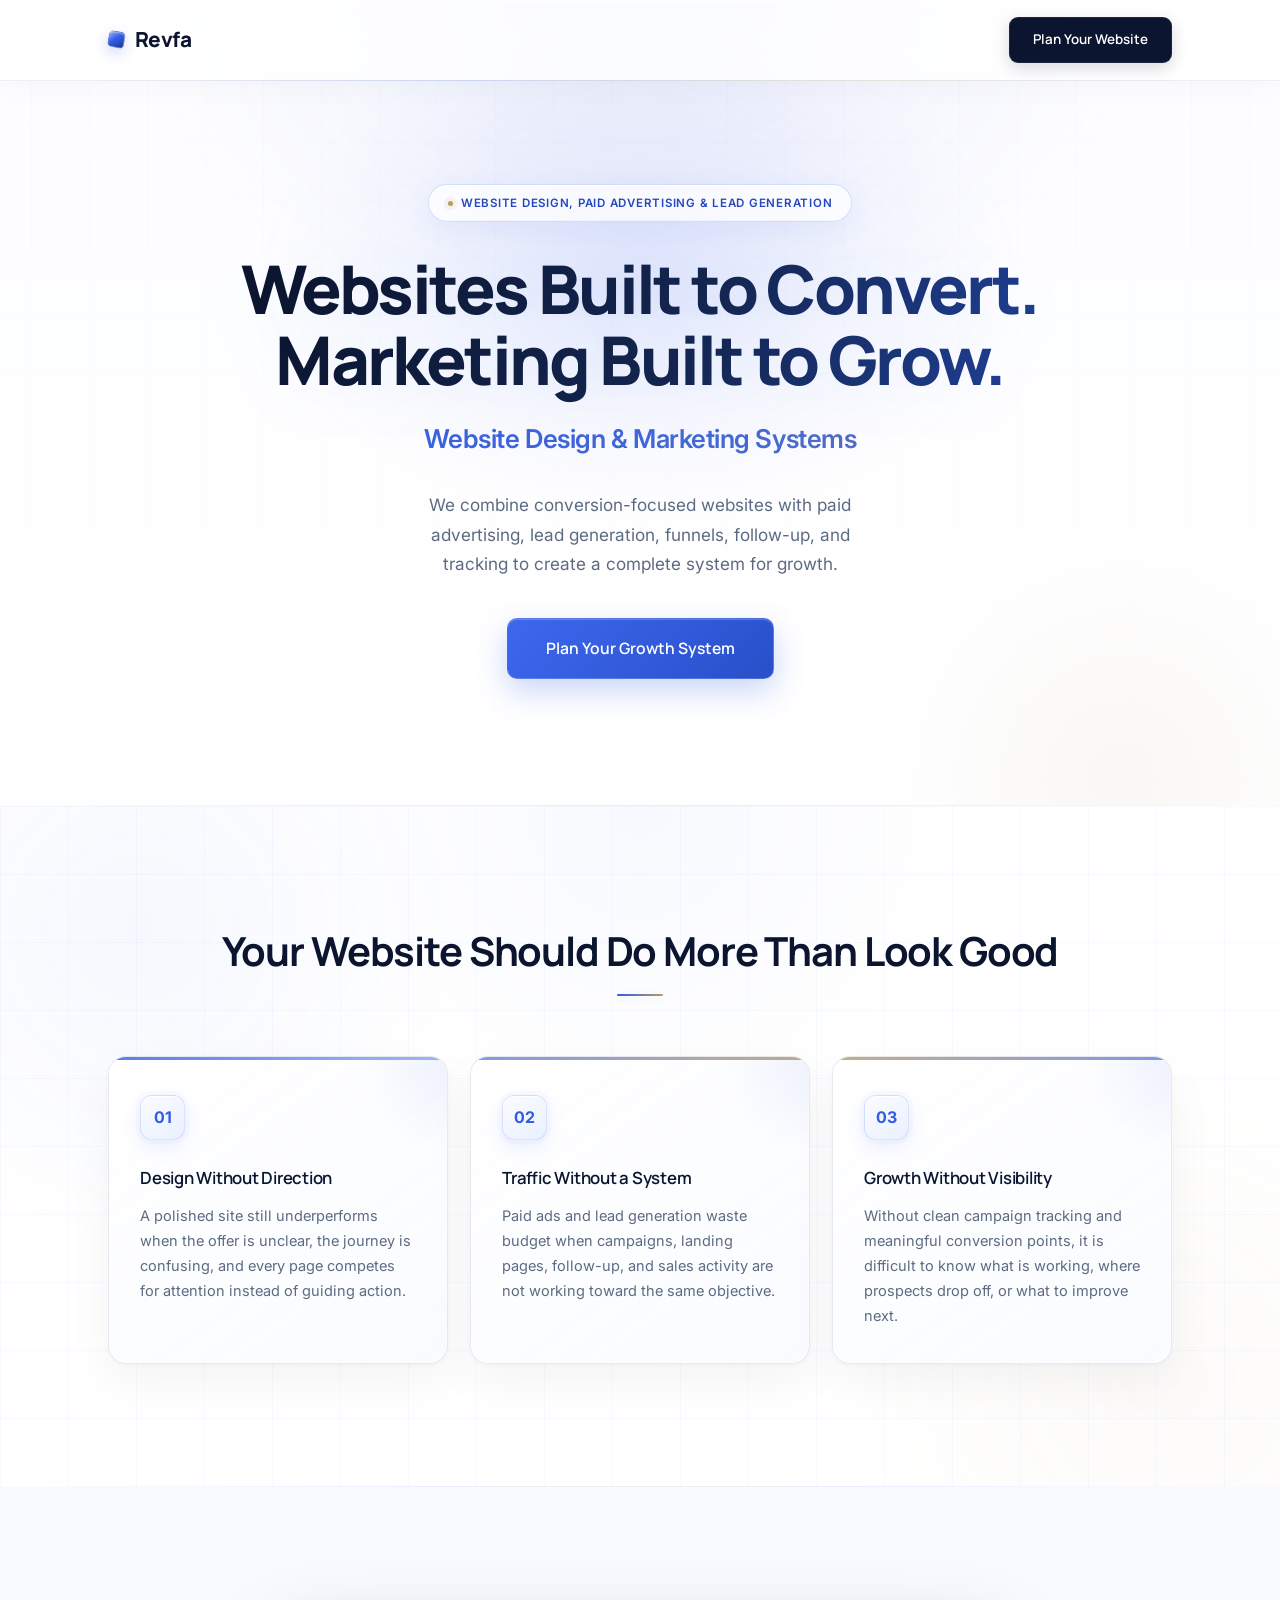
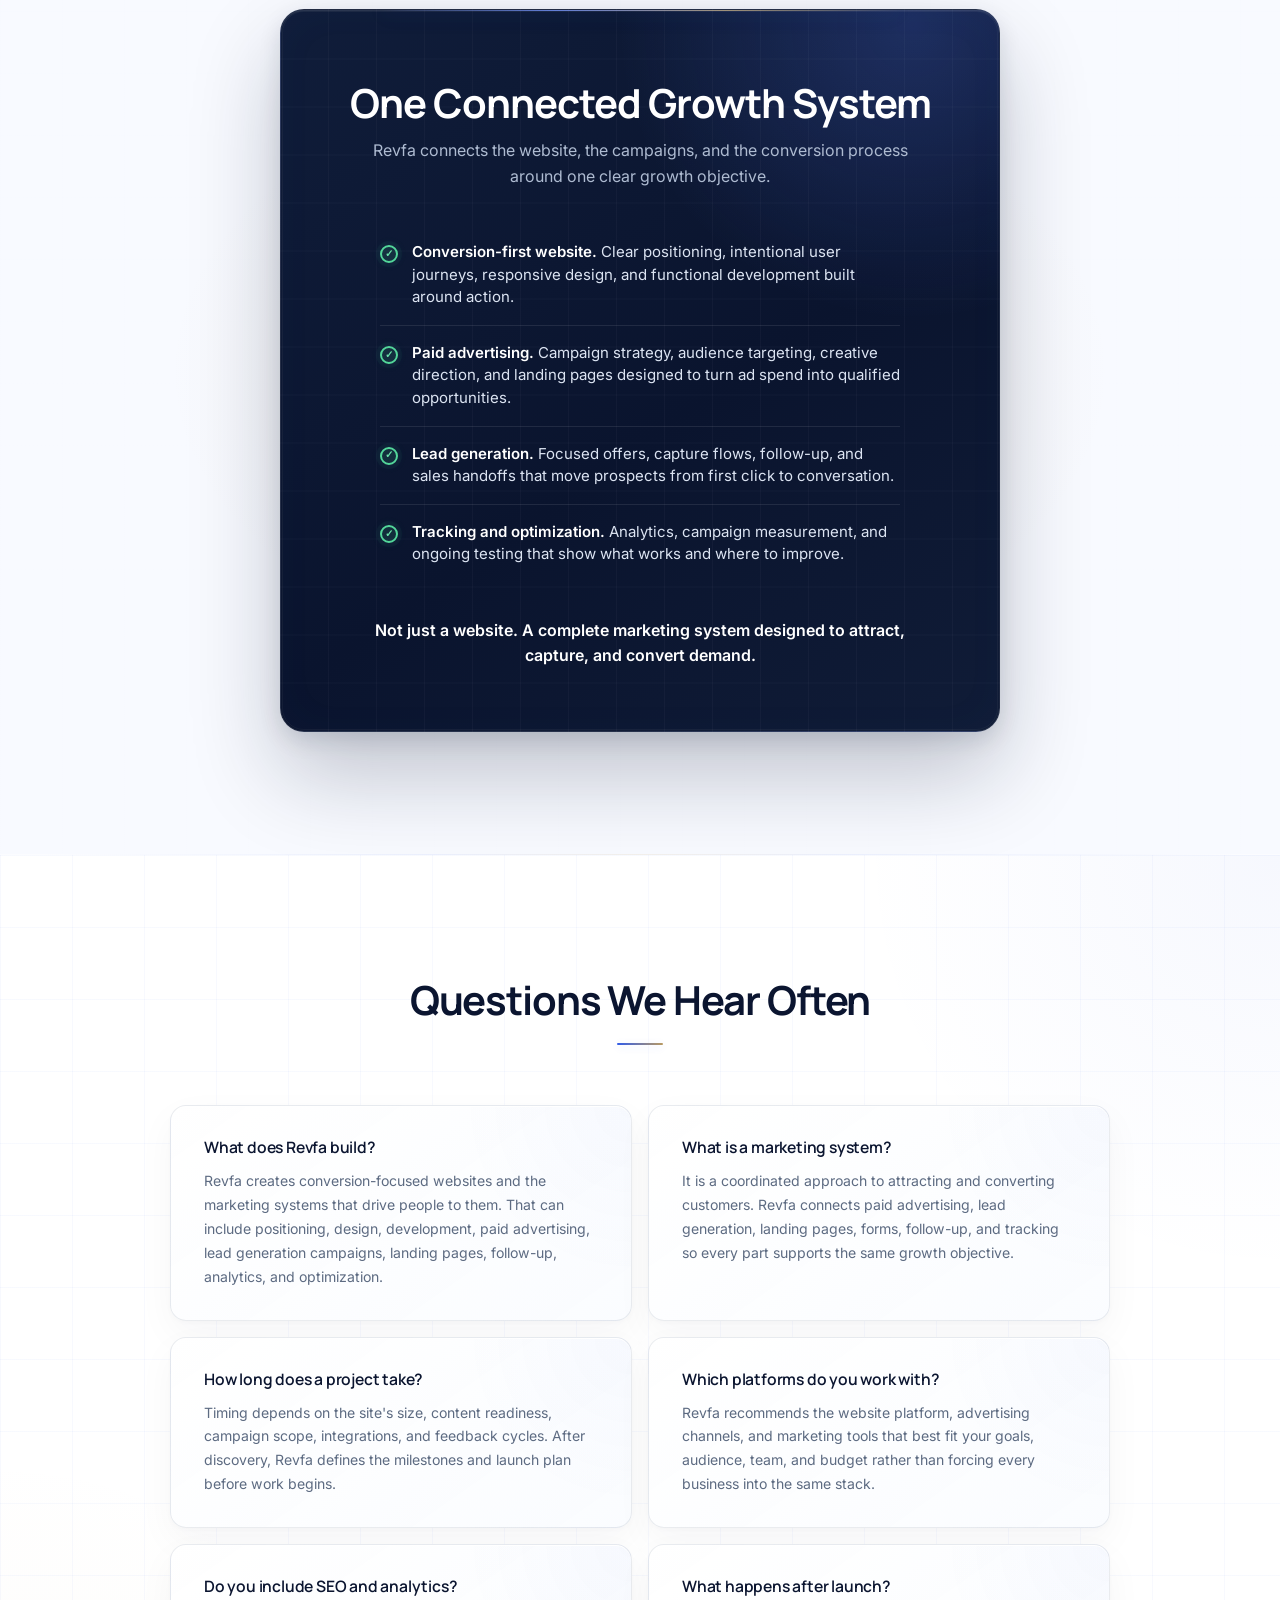
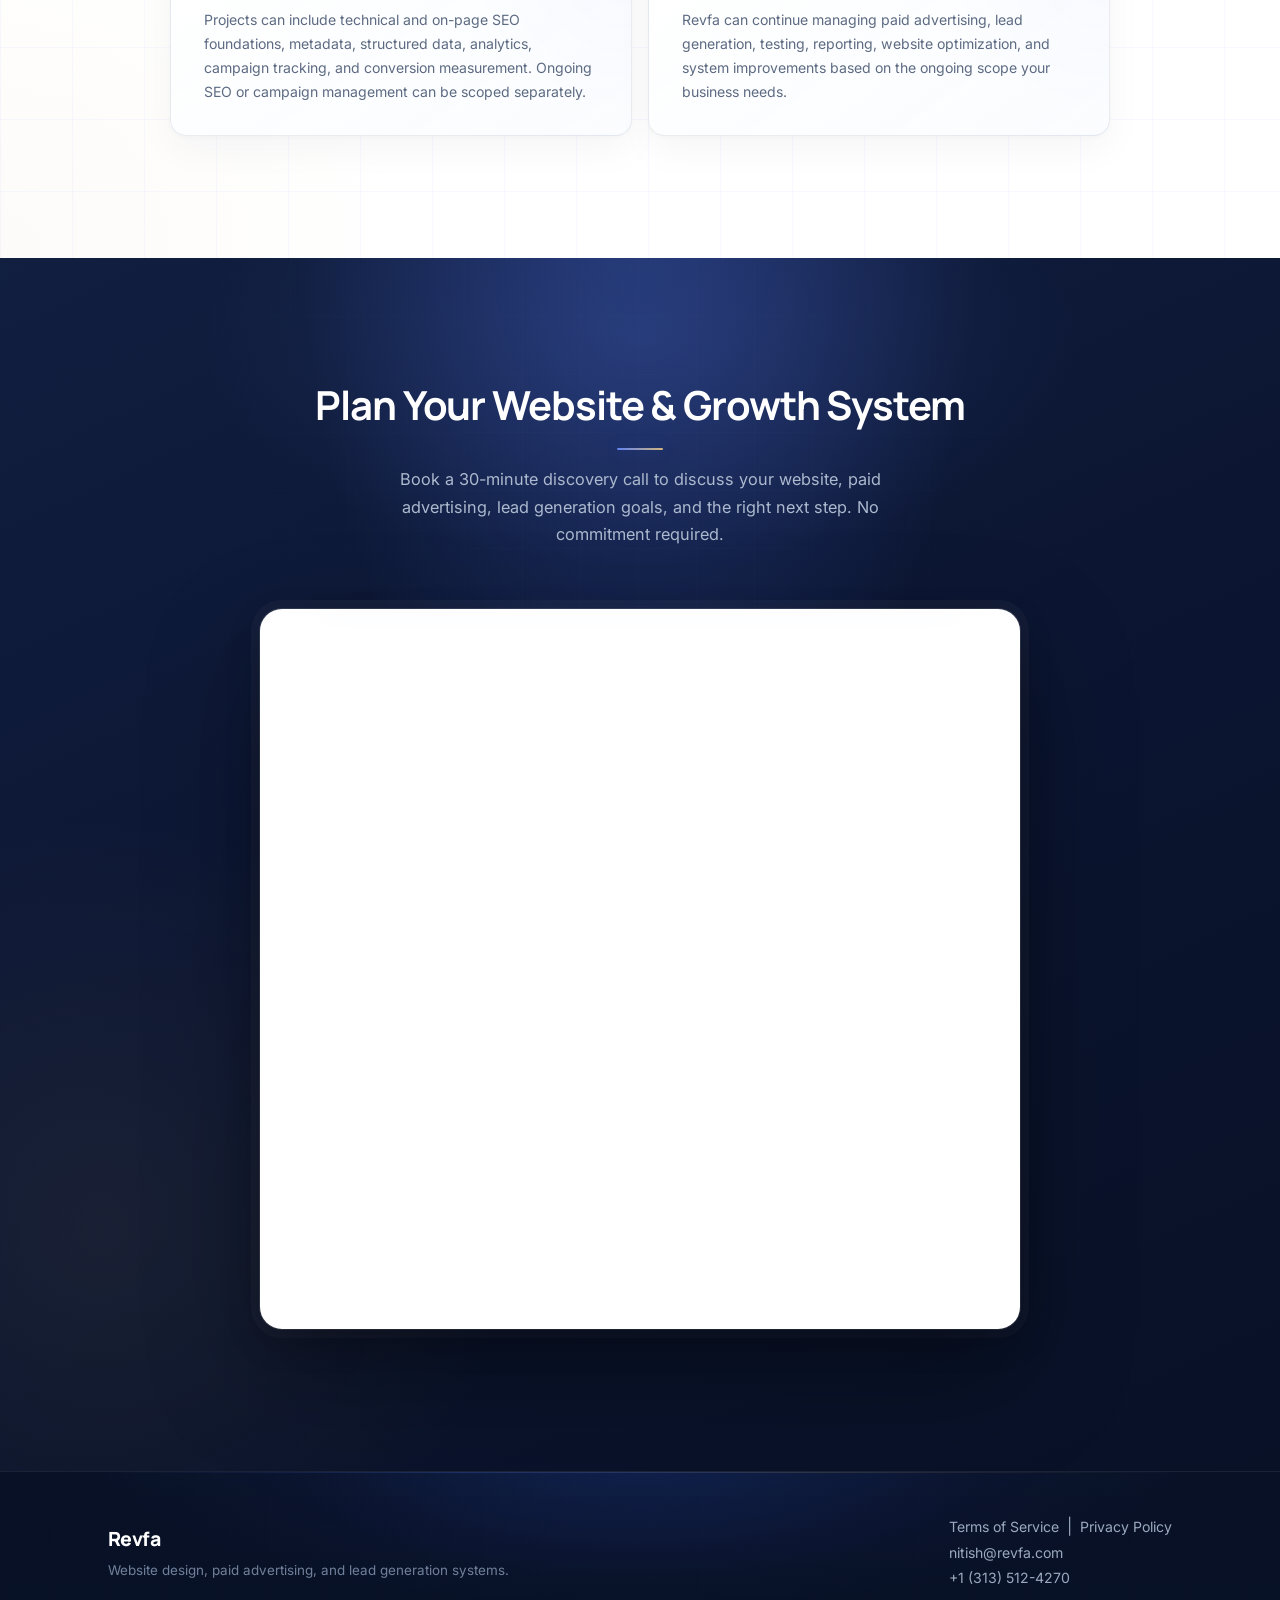
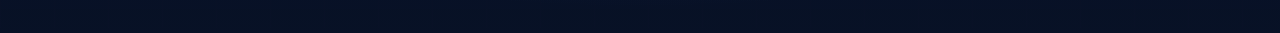
<file: index.html>
<!DOCTYPE html>
<html lang="en">
<head>
    <meta charset="UTF-8">
    <meta name="viewport" content="width=device-width, initial-scale=1.0">

    <title>Revfa | Website Design &amp; Marketing Systems</title>
    <meta name="description" content="Revfa designs conversion-focused websites and marketing systems that combine paid advertising, lead generation, conversion funnels, follow-up, and tracking.">
    <meta name="author" content="Revfa">
    <meta name="robots" content="index, follow, max-image-preview:large, max-snippet:-1, max-video-preview:-1">
    <meta name="googlebot" content="index, follow, max-image-preview:large, max-snippet:-1, max-video-preview:-1">
    <meta name="referrer" content="strict-origin-when-cross-origin">
    <meta name="theme-color" content="#0b1530">
    <meta name="color-scheme" content="light">

    <link rel="canonical" href="https://www.revfa.com/">
    <link rel="alternate" hreflang="en" href="https://www.revfa.com/">
    <link rel="alternate" hreflang="x-default" href="https://www.revfa.com/">
    <link rel="icon" href="/favicon.svg" type="image/svg+xml">
    <link rel="icon" href="/icon-192.png" type="image/png" sizes="192x192">
    <link rel="apple-touch-icon" href="/apple-touch-icon.png" sizes="180x180">
    <link rel="manifest" href="/site.webmanifest">

    <!-- Open Graph -->
    <meta property="og:title" content="Revfa | Website Design &amp; Marketing Systems">
    <meta property="og:description" content="Conversion-focused websites supported by paid advertising, lead generation, funnels, follow-up, and performance tracking.">
    <meta property="og:type" content="website">
    <meta property="og:url" content="https://www.revfa.com/">
    <meta property="og:site_name" content="Revfa">
    <meta property="og:locale" content="en_US">
    <meta property="og:image" content="https://www.revfa.com/og-image.png">
    <meta property="og:image:secure_url" content="https://www.revfa.com/og-image.png">
    <meta property="og:image:type" content="image/png">
    <meta property="og:image:width" content="1200">
    <meta property="og:image:height" content="630">
    <meta property="og:image:alt" content="Revfa website design, paid advertising, and lead generation systems">

    <!-- X / Twitter -->
    <meta name="twitter:card" content="summary_large_image">
    <meta name="twitter:title" content="Revfa | Website Design &amp; Marketing Systems">
    <meta name="twitter:description" content="Conversion-focused websites supported by paid advertising, lead generation, funnels, follow-up, and performance tracking.">
    <meta name="twitter:image" content="https://www.revfa.com/og-image.png">
    <meta name="twitter:image:alt" content="Revfa website design, paid advertising, and lead generation systems">

    <!-- Schema.org structured data -->
    <script type="application/ld+json">
    {
      "@context": "https://schema.org",
      "@graph": [
        {
          "@type": "Organization",
          "@id": "https://www.revfa.com/#organization",
          "name": "Revfa",
          "url": "https://www.revfa.com/",
          "logo": {
            "@type": "ImageObject",
            "url": "https://www.revfa.com/icon-512.png",
            "width": 512,
            "height": 512
          },
          "image": "https://www.revfa.com/og-image.png",
          "email": "nitish@revfa.com",
          "contactPoint": {
            "@type": "ContactPoint",
            "email": "nitish@revfa.com",
            "contactType": "sales",
            "availableLanguage": "English"
          }
        },
        {
          "@type": "WebSite",
          "@id": "https://www.revfa.com/#website",
          "url": "https://www.revfa.com/",
          "name": "Revfa",
          "description": "Website design and marketing systems spanning paid advertising, lead generation, funnels, and performance tracking.",
          "publisher": { "@id": "https://www.revfa.com/#organization" },
          "inLanguage": "en"
        },
        {
          "@type": "WebPage",
          "@id": "https://www.revfa.com/#webpage",
          "url": "https://www.revfa.com/",
          "name": "Revfa | Website Design & Marketing Systems",
          "description": "Revfa designs conversion-focused websites and marketing systems that combine paid advertising, lead generation, conversion funnels, follow-up, and tracking.",
          "isPartOf": { "@id": "https://www.revfa.com/#website" },
          "about": { "@id": "https://www.revfa.com/#service" },
          "primaryImageOfPage": {
            "@type": "ImageObject",
            "url": "https://www.revfa.com/og-image.png",
            "width": 1200,
            "height": 630
          },
          "inLanguage": "en"
        },
        {
          "@type": "Service",
          "@id": "https://www.revfa.com/#service",
          "name": "Website Design & Marketing Systems",
          "serviceType": "Website design, paid advertising, lead generation, conversion funnels, and marketing strategy",
          "description": "Conversion-focused websites paired with paid advertising, lead generation campaigns, landing pages, follow-up systems, analytics, and ongoing optimization.",
          "provider": { "@id": "https://www.revfa.com/#organization" },
          "areaServed": "Worldwide",
          "audience": {
            "@type": "BusinessAudience",
            "audienceType": "Growth-focused businesses seeking website design, paid advertising, and lead generation"
          },
          "offers": {
            "@type": "Offer",
            "url": "https://www.revfa.com/#book-call",
            "availability": "https://schema.org/InStock"
          }
        },
        {
          "@type": "FAQPage",
          "@id": "https://www.revfa.com/#faq",
          "mainEntity": [
            {
              "@type": "Question",
              "name": "What does Revfa build?",
              "acceptedAnswer": {
                "@type": "Answer",
                "text": "Revfa creates conversion-focused websites and the marketing systems that drive people to them. That can include positioning, design, development, paid advertising, lead generation campaigns, landing pages, follow-up, analytics, and optimization."
              }
            },
            {
              "@type": "Question",
              "name": "What is a marketing system?",
              "acceptedAnswer": {
                "@type": "Answer",
                "text": "It is a coordinated approach to attracting and converting customers. Revfa connects paid advertising, lead generation, landing pages, forms, follow-up, and tracking so every part supports the same growth objective."
              }
            },
            {
              "@type": "Question",
              "name": "How long does a project take?",
              "acceptedAnswer": {
                "@type": "Answer",
                "text": "Timing depends on the site's size, content readiness, campaign scope, integrations, and feedback cycles. After discovery, Revfa defines the milestones and launch plan before work begins."
              }
            },
            {
              "@type": "Question",
              "name": "Which platforms do you work with?",
              "acceptedAnswer": {
                "@type": "Answer",
                "text": "Revfa recommends the website platform, advertising channels, and marketing tools that best fit your goals, audience, team, and budget rather than forcing every business into the same stack."
              }
            },
            {
              "@type": "Question",
              "name": "Do you include SEO and analytics?",
              "acceptedAnswer": {
                "@type": "Answer",
                "text": "Projects can include technical and on-page SEO foundations, metadata, structured data, analytics, campaign tracking, and conversion measurement. Ongoing SEO or campaign management can be scoped separately."
              }
            },
            {
              "@type": "Question",
              "name": "What happens after launch?",
              "acceptedAnswer": {
                "@type": "Answer",
                "text": "Revfa can continue managing paid advertising, lead generation, testing, reporting, website optimization, and system improvements based on the ongoing scope your business needs."
              }
            }
          ]
        }
      ]
    }
    </script>

    <link rel="preconnect" href="https://fonts.googleapis.com">
    <link rel="preconnect" href="https://fonts.gstatic.com" crossorigin>
    <link rel="preconnect" href="https://app.cal.com">
    <link rel="dns-prefetch" href="https://app.cal.com">
    <link href="https://fonts.googleapis.com/css2?family=Inter:wght@400;500;600&family=Manrope:wght@500;600;700;800&display=swap" rel="stylesheet">

    <style>
        /* === RESET & BASE === */
        *, *::before, *::after {
            margin: 0;
            padding: 0;
            box-sizing: border-box;
        }

        html {
            scroll-behavior: smooth;
        }

        body {
            font-family: 'Inter', -apple-system, BlinkMacSystemFont, sans-serif;
            color: #1d1d1f;
            background: #fdfdfe;
            line-height: 1.6;
            -webkit-font-smoothing: antialiased;
            overflow-x: hidden;
        }

        .container {
            max-width: 1080px;
            margin: 0 auto;
            padding: 0 24px;
        }

        a {
            text-decoration: none;
            color: inherit;
        }

        /* === NAVIGATION === */
        .navbar {
            position: fixed;
            top: 0;
            left: 0;
            right: 0;
            z-index: 1000;
            background: rgba(253, 253, 254, 0.8);
            backdrop-filter: blur(20px) saturate(1.2);
            -webkit-backdrop-filter: blur(20px) saturate(1.2);
            border-bottom: 1px solid rgba(15, 23, 42, 0.05);
            padding: 14px 0;
        }

        .nav-container {
            display: flex;
            justify-content: space-between;
            align-items: center;
        }

        .logo {
            font-size: 1.35rem;
            font-weight: 700;
            color: #0f172a;
            letter-spacing: -0.4px;
        }

        .nav-cta {
            background: #0f172a;
            color: #ffffff;
            padding: 10px 24px;
            border-radius: 8px;
            font-size: 0.84rem;
            font-weight: 600;
            transition: all 0.25s cubic-bezier(0.4, 0, 0.2, 1);
            box-shadow: 0 1px 3px rgba(15, 23, 42, 0.1);
        }

        .nav-cta:hover {
            background: #1e293b;
            box-shadow: 0 4px 12px rgba(15, 23, 42, 0.15);
            transform: translateY(-1px);
        }

        /* === BUTTONS === */
        .btn {
            display: inline-block;
            font-weight: 600;
            border-radius: 10px;
            transition: all 0.3s cubic-bezier(0.4, 0, 0.2, 1);
            cursor: pointer;
            border: none;
            text-align: center;
            position: relative;
        }

        .btn-primary {
            background: #0f172a;
            color: #ffffff;
            padding: 18px 44px;
            font-size: 0.98rem;
            box-shadow: 0 4px 16px rgba(15, 23, 42, 0.2), 0 1px 3px rgba(15, 23, 42, 0.1);
        }

        .btn-primary:hover {
            transform: translateY(-2px);
            box-shadow: 0 8px 30px rgba(15, 23, 42, 0.25), 0 2px 6px rgba(15, 23, 42, 0.1);
            background: #1e293b;
        }

        /* === HERO === */
        .hero {
            padding: 200px 0 140px;
            text-align: center;
            position: relative;
            background: #fdfdfe;
            overflow: hidden;
        }

        .hero-bg {
            position: absolute;
            inset: 0;
            pointer-events: none;
            overflow: hidden;
        }

        .hero-bg::before {
            content: "";
            position: absolute;
            top: -40%;
            left: 50%;
            transform: translateX(-50%);
            width: 900px;
            height: 900px;
            background: radial-gradient(ellipse, rgba(99, 102, 241, 0.07) 0%, rgba(59, 130, 246, 0.03) 40%, transparent 70%);
        }

        .hero-bg::after {
            content: "";
            position: absolute;
            bottom: -20%;
            left: -10%;
            width: 600px;
            height: 600px;
            background: radial-gradient(circle, rgba(14, 165, 233, 0.04) 0%, transparent 60%);
        }

        .hero .container {
            position: relative;
            z-index: 1;
        }

        .hero-badge {
            display: inline-flex;
            align-items: center;
            gap: 8px;
            background: linear-gradient(135deg, rgba(99, 102, 241, 0.08), rgba(59, 130, 246, 0.06));
            border: 1px solid rgba(99, 102, 241, 0.12);
            color: #4338ca;
            padding: 10px 22px;
            border-radius: 100px;
            font-size: 0.8rem;
            font-weight: 600;
            margin-bottom: 36px;
            letter-spacing: 0.1px;
        }

        .hero h1 {
            font-size: clamp(2.4rem, 5.5vw, 3.6rem);
            font-weight: 800;
            line-height: 1.12;
            margin-bottom: 12px;
            color: #0f172a;
            letter-spacing: -1.5px;
            max-width: 780px;
            margin-left: auto;
            margin-right: auto;
        }

        .hero .hero-h2 {
            font-size: clamp(1.3rem, 2.8vw, 1.7rem);
            font-weight: 500;
            color: #475569;
            margin-bottom: 32px;
            letter-spacing: -0.3px;
        }

        .hero-sub {
            font-size: 1.06rem;
            color: #64748b;
            max-width: 500px;
            margin: 0 auto 44px;
            line-height: 1.75;
        }

        .hero-micro {
            margin-top: 18px;
            font-size: 0.8rem;
            color: #94a3b8;
            letter-spacing: 0.4px;
            text-transform: uppercase;
            font-weight: 500;
        }

        /* === DIVIDER === */
        .section-divider {
            height: 1px;
            background: linear-gradient(90deg, transparent, rgba(15, 23, 42, 0.06) 20%, rgba(15, 23, 42, 0.06) 80%, transparent);
            margin: 0;
            border: none;
        }

        /* === SECTIONS === */
        .section {
            padding: 110px 0;
        }

        .section h2 {
            font-size: clamp(1.7rem, 3.5vw, 2.2rem);
            font-weight: 700;
            text-align: center;
            margin-bottom: 16px;
            color: #0f172a;
            letter-spacing: -0.6px;
        }

        .section-sub {
            text-align: center;
            color: #64748b;
            font-size: 1.02rem;
            max-width: 520px;
            margin: 0 auto 60px;
            line-height: 1.7;
        }

        /* === PROBLEM SECTION === */
        .problem-section {
            background: #fdfdfe;
        }

        .problem-section h2 {
            margin-bottom: 60px;
        }

        .problem-grid {
            display: grid;
            grid-template-columns: repeat(3, 1fr);
            gap: 20px;
        }

        .problem-card {
            background: #ffffff;
            padding: 40px 30px;
            border-radius: 16px;
            border: 1px solid rgba(15, 23, 42, 0.06);
            box-shadow: 0 1px 3px rgba(15, 23, 42, 0.02), 0 8px 32px rgba(15, 23, 42, 0.03);
            transition: all 0.3s cubic-bezier(0.4, 0, 0.2, 1);
        }

        .problem-card:hover {
            box-shadow: 0 1px 3px rgba(15, 23, 42, 0.02), 0 12px 40px rgba(15, 23, 42, 0.06);
            transform: translateY(-2px);
        }

        .problem-icon {
            width: 44px;
            height: 44px;
            border-radius: 12px;
            display: flex;
            align-items: center;
            justify-content: center;
            margin-bottom: 22px;
            font-size: 1rem;
            font-weight: 700;
            background: linear-gradient(135deg, #fef2f2, #fff1f2);
            color: #dc2626;
            border: 1px solid rgba(220, 38, 38, 0.1);
        }

        .problem-card h3 {
            font-size: 1.02rem;
            margin-bottom: 10px;
            color: #0f172a;
            font-weight: 600;
        }

        .problem-card p {
            color: #64748b;
            font-size: 0.9rem;
            line-height: 1.65;
        }

        /* === RISK SECTION === */
        .risk-section {
            background: linear-gradient(180deg, #f8fafc 0%, #fdfdfe 100%);
        }

        .risk-box {
            max-width: 620px;
            margin: 0 auto;
            background: #ffffff;
            padding: 60px 52px;
            border-radius: 20px;
            border: 1px solid rgba(15, 23, 42, 0.06);
            box-shadow: 0 1px 3px rgba(15, 23, 42, 0.02), 0 12px 48px rgba(15, 23, 42, 0.05);
            text-align: center;
        }

        .risk-box h2 {
            margin-bottom: 12px;
        }

        .risk-lead {
            color: #64748b;
            font-size: 1rem;
            margin-bottom: 36px;
        }

        .risk-list {
            list-style: none;
            text-align: left;
            max-width: 460px;
            margin: 0 auto 36px;
        }

        .risk-list li {
            padding: 16px 0;
            font-size: 0.94rem;
            color: #334155;
            border-bottom: 1px solid rgba(15, 23, 42, 0.05);
            padding-left: 32px;
            position: relative;
            line-height: 1.5;
        }

        .risk-list li::before {
            content: "";
            position: absolute;
            left: 0;
            top: 20px;
            width: 18px;
            height: 18px;
            background: linear-gradient(135deg, #d1fae5, #a7f3d0);
            border-radius: 50%;
            border: 2px solid #16a34a;
        }

        .risk-list li::after {
            content: "✓";
            position: absolute;
            left: 0;
            top: 20px;
            display: grid;
            place-items: center;
            width: 18px;
            height: 18px;
            font-family: Arial, sans-serif;
            font-size: 0.65rem;
            font-weight: 700;
            color: #16a34a;
            line-height: 1;
            transform: translateY(-0.5px);
        }

        .risk-list li:last-child {
            border-bottom: none;
        }

        .risk-bottom {
            font-weight: 600;
            color: #0f172a;
            font-size: 1rem;
            margin-top: 8px;
        }

        /* === FAQ SECTION === */
        .faq-section {
            background: #fdfdfe;
        }

        .faq-grid {
            display: grid;
            grid-template-columns: repeat(2, 1fr);
            gap: 18px;
            max-width: 880px;
            margin: 0 auto;
        }

        .faq-section h2 {
            margin-bottom: 60px;
        }

        .faq-item {
            padding: 30px;
            border-radius: 14px;
            border: 1px solid rgba(15, 23, 42, 0.05);
            background: #ffffff;
            box-shadow: 0 1px 3px rgba(15, 23, 42, 0.02), 0 4px 16px rgba(15, 23, 42, 0.02);
            transition: all 0.3s cubic-bezier(0.4, 0, 0.2, 1);
        }

        .faq-item:hover {
            box-shadow: 0 1px 3px rgba(15, 23, 42, 0.02), 0 8px 32px rgba(15, 23, 42, 0.05);
            transform: translateY(-1px);
        }

        .faq-item h3 {
            font-size: 0.94rem;
            margin-bottom: 10px;
            color: #0f172a;
            font-weight: 600;
            line-height: 1.4;
        }

        .faq-item p {
            color: #64748b;
            font-size: 0.87rem;
            line-height: 1.7;
        }

        /* === CTA / CALENDAR SECTION === */
        .cta-section {
            padding: 110px 0 130px;
            background: linear-gradient(180deg, #f8fafc 0%, #f1f5f9 100%);
            position: relative;
        }

        .cta-section::before {
            content: "";
            position: absolute;
            top: 0;
            left: 50%;
            transform: translateX(-50%);
            width: 800px;
            height: 400px;
            background: radial-gradient(ellipse, rgba(99, 102, 241, 0.03) 0%, transparent 60%);
            pointer-events: none;
        }

        .calendar-embed {
            max-width: 760px;
            margin: 0 auto;
            height: 700px;
            border-radius: 18px;
            overflow: visible;
            border: 1px solid rgba(15, 23, 42, 0.06);
            background: #ffffff;
            box-shadow: 0 1px 3px rgba(15, 23, 42, 0.02), 0 12px 48px rgba(15, 23, 42, 0.06);
        }

        .calendar-embed > div {
            height: 100%;
            overflow: visible;
        }

        /* === FOOTER === */
        .footer {
            background: #0f172a;
            color: #94a3b8;
            padding: 52px 0 36px;
        }

        .footer-container {
            display: flex;
            justify-content: space-between;
            align-items: center;
        }

        .footer-brand .logo {
            color: #ffffff;
            display: block;
            margin-bottom: 6px;
        }

        .footer-brand p {
            font-size: 0.84rem;
            color: #64748b;
        }

        .footer-contact a {
            color: #94a3b8;
            font-size: 0.88rem;
            transition: color 0.2s;
        }

        .footer-contact a:hover {
            color: #ffffff;
        }

        /* === RESPONSIVE === */
        @media (max-width: 900px) {
            .problem-grid {
                grid-template-columns: 1fr;
                max-width: 420px;
                margin: 0 auto;
            }

            .faq-grid {
                grid-template-columns: 1fr;
            }
        }

        @media (max-width: 768px) {
            .hero {
                padding: 150px 0 100px;
            }

            .section {
                padding: 80px 0;
            }

            .risk-box {
                padding: 44px 28px;
            }

            .footer-container {
                flex-direction: column;
                text-align: center;
                gap: 16px;
            }
        }

        @media (max-width: 480px) {
            .nav-cta {
                padding: 8px 16px;
                font-size: 0.8rem;
            }

            .btn-primary {
                padding: 16px 32px;
            }
        }
    </style>

    <style>
        /* Premium visual system */
        :root {
            --ink: #0b1530;
            --ink-soft: #172442;
            --blue: #315ce8;
            --blue-deep: #2447bd;
            --blue-pale: #eef3ff;
            --slate: #5d6b82;
            --line: rgba(22, 39, 75, 0.10);
            --surface: #ffffff;
            --canvas: #f7f9fd;
            --shadow-sm: 0 1px 2px rgba(11, 21, 48, 0.04), 0 8px 24px rgba(11, 21, 48, 0.04);
            --shadow-lg: 0 2px 4px rgba(11, 21, 48, 0.04), 0 24px 64px rgba(11, 21, 48, 0.10);
        }

        body {
            color: var(--ink);
            background: var(--surface);
        }

        ::selection {
            color: #ffffff;
            background: var(--blue);
        }

        a:focus-visible {
            outline: 3px solid rgba(49, 92, 232, 0.25);
            outline-offset: 4px;
        }

        .container {
            max-width: 1120px;
            padding-inline: 28px;
        }

        /* Header */
        .navbar {
            padding: 17px 0;
            background: rgba(255, 255, 255, 0.82);
            border-color: rgba(11, 21, 48, 0.07);
            box-shadow: 0 1px 0 rgba(255, 255, 255, 0.75);
        }

        .logo {
            display: inline-flex;
            align-items: center;
            gap: 10px;
            color: var(--ink);
            font-size: 1.3rem;
            font-weight: 800;
            letter-spacing: -0.55px;
        }

        .logo::before {
            content: "";
            width: 17px;
            height: 17px;
            border-radius: 5px;
            background: linear-gradient(145deg, #6385f5 0%, var(--blue) 48%, #173794 100%);
            box-shadow: inset 0 1px 1px rgba(255, 255, 255, 0.35), 0 4px 10px rgba(49, 92, 232, 0.22);
            transform: rotate(10deg);
        }

        .nav-cta {
            padding: 11px 23px;
            border: 1px solid rgba(255, 255, 255, 0.08);
            border-radius: 9px;
            background: var(--ink);
            box-shadow: 0 5px 16px rgba(11, 21, 48, 0.16);
        }

        .nav-cta:hover {
            background: var(--ink-soft);
            box-shadow: 0 8px 22px rgba(11, 21, 48, 0.20);
        }

        /* Hero */
        .hero {
            min-height: 780px;
            display: flex;
            align-items: center;
            padding: 184px 0 126px;
            background:
                linear-gradient(rgba(255, 255, 255, 0.72), rgba(255, 255, 255, 0.97)),
                linear-gradient(rgba(49, 92, 232, 0.055) 1px, transparent 1px),
                linear-gradient(90deg, rgba(49, 92, 232, 0.055) 1px, transparent 1px);
            background-size: auto, 54px 54px, 54px 54px;
            border-bottom: 0;
        }

        .hero::before {
            content: "";
            position: absolute;
            width: 740px;
            height: 470px;
            top: 42px;
            left: 50%;
            transform: translateX(-50%);
            border-radius: 50%;
            background: radial-gradient(ellipse, rgba(79, 117, 242, 0.16) 0%, rgba(119, 143, 234, 0.06) 43%, transparent 72%);
            filter: blur(14px);
            pointer-events: none;
        }

        .hero-bg::before {
            width: 1050px;
            height: 790px;
            top: -54%;
            background: radial-gradient(ellipse, rgba(88, 112, 216, 0.08) 0%, transparent 67%);
        }

        .hero-bg::after {
            width: 520px;
            height: 520px;
            left: auto;
            right: -14%;
            bottom: -25%;
            background: radial-gradient(circle, rgba(49, 92, 232, 0.07), transparent 65%);
        }

        .hero-badge {
            padding: 9px 19px;
            margin-bottom: 31px;
            color: var(--blue-deep);
            background: rgba(255, 255, 255, 0.74);
            border: 1px solid rgba(49, 92, 232, 0.19);
            box-shadow: 0 6px 24px rgba(49, 92, 232, 0.08), inset 0 1px 0 #ffffff;
            backdrop-filter: blur(8px);
            text-transform: uppercase;
            letter-spacing: 0.75px;
            font-size: 0.72rem;
        }

        .hero h1 {
            max-width: 880px;
            margin-bottom: 13px;
            font-size: clamp(2.65rem, 5.8vw, 4.2rem);
            line-height: 1.055;
            letter-spacing: -2.6px;
            color: var(--ink);
            text-wrap: balance;
        }

        .hero .hero-h2 {
            margin-bottom: 31px;
            color: var(--blue);
            font-size: clamp(1.25rem, 2.5vw, 1.62rem);
            font-weight: 600;
            letter-spacing: -0.45px;
        }

        .hero-sub {
            max-width: 570px;
            margin-bottom: 39px;
            color: var(--slate);
            font-size: 1.075rem;
            line-height: 1.72;
            text-wrap: balance;
        }

        .btn-primary {
            padding: 17px 38px;
            border: 1px solid rgba(255, 255, 255, 0.15);
            border-radius: 10px;
            background: linear-gradient(135deg, #3d68ee 0%, #294fc9 100%);
            box-shadow: 0 12px 30px rgba(49, 92, 232, 0.25), inset 0 1px 0 rgba(255, 255, 255, 0.22);
        }

        .btn-primary:hover {
            background: linear-gradient(135deg, #315ce8 0%, #203fa9 100%);
            box-shadow: 0 17px 38px rgba(49, 92, 232, 0.31), inset 0 1px 0 rgba(255, 255, 255, 0.2);
        }

        .section-divider {
            background: linear-gradient(90deg, transparent 5%, rgba(22, 39, 75, 0.09) 25%, rgba(22, 39, 75, 0.09) 75%, transparent 95%);
        }

        /* Shared section details */
        .section {
            padding: 122px 0;
        }

        .section h2 {
            color: var(--ink);
            font-size: clamp(1.85rem, 3.7vw, 2.5rem);
            line-height: 1.15;
            letter-spacing: -1.15px;
            text-wrap: balance;
        }

        .section-sub {
            color: var(--slate);
        }

        /* Problem cards */
        .problem-section {
            position: relative;
            background: var(--surface);
        }

        .problem-section::before {
            content: "";
            position: absolute;
            inset: 0;
            background: radial-gradient(circle at 50% 0%, rgba(49, 92, 232, 0.035), transparent 36%);
            pointer-events: none;
        }

        .problem-section .container {
            position: relative;
        }

        .problem-grid {
            gap: 22px;
        }

        .problem-card {
            position: relative;
            min-height: 245px;
            padding: 38px 31px 34px;
            border: 1px solid rgba(22, 39, 75, 0.085);
            border-radius: 18px;
            box-shadow: var(--shadow-sm);
            overflow: hidden;
        }

        .problem-card::before {
            content: "";
            position: absolute;
            top: 0;
            right: 0;
            left: 0;
            height: 3px;
            background: linear-gradient(90deg, var(--blue), #8fa6f2);
            opacity: 0.8;
        }

        .problem-card:hover {
            border-color: rgba(49, 92, 232, 0.18);
            box-shadow: 0 18px 45px rgba(11, 21, 48, 0.09);
            transform: translateY(-4px);
        }

        .problem-icon {
            width: 45px;
            height: 45px;
            margin-bottom: 25px;
            border: 1px solid rgba(49, 92, 232, 0.12);
            border-radius: 12px;
            color: var(--blue);
            background: linear-gradient(145deg, #f5f7ff, #e9efff);
            box-shadow: inset 0 1px 0 #ffffff;
        }

        .problem-card h3 {
            margin-bottom: 12px;
            color: var(--ink);
            font-size: 1.05rem;
            letter-spacing: -0.25px;
        }

        .problem-card p {
            color: var(--slate);
            font-size: 0.91rem;
            line-height: 1.72;
        }

        /* Guarantee */
        .risk-section {
            position: relative;
            background:
                radial-gradient(circle at 50% 16%, rgba(90, 123, 233, 0.09), transparent 34%),
                var(--canvas);
        }

        .risk-box {
            position: relative;
            max-width: 720px;
            padding: 70px 68px 62px;
            border: 1px solid rgba(255, 255, 255, 0.09);
            border-radius: 24px;
            color: #ffffff;
            background:
                radial-gradient(circle at 88% 2%, rgba(83, 118, 235, 0.24), transparent 31%),
                linear-gradient(145deg, #101c38 0%, #0b1530 55%, #101b35 100%);
            box-shadow: 0 30px 80px rgba(11, 21, 48, 0.22), inset 0 1px 0 rgba(255, 255, 255, 0.08);
            overflow: hidden;
        }

        .risk-box::before {
            content: "";
            position: absolute;
            inset: 1px;
            border: 1px solid rgba(255, 255, 255, 0.045);
            border-radius: 22px;
            pointer-events: none;
        }

        .risk-box h2 {
            color: #ffffff;
        }

        .risk-lead {
            color: #aebbd1;
        }

        .risk-list {
            max-width: 520px;
        }

        .risk-list li {
            color: #dce4f2;
            border-color: rgba(255, 255, 255, 0.09);
        }

        .risk-list li::before {
            background: rgba(69, 212, 148, 0.13);
            border-color: #53d69a;
        }

        .risk-list li::after {
            color: #69e2a9;
        }

        .risk-bottom {
            color: #ffffff;
        }

        /* FAQ */
        .faq-section {
            background: #ffffff;
        }

        .faq-grid {
            gap: 16px;
            max-width: 940px;
        }

        .faq-item {
            position: relative;
            min-height: 178px;
            padding: 31px 33px;
            border-color: rgba(22, 39, 75, 0.075);
            border-radius: 16px;
            box-shadow: 0 8px 28px rgba(11, 21, 48, 0.035);
            overflow: hidden;
        }

        .faq-item::before {
            content: "";
            position: absolute;
            top: 30px;
            bottom: 30px;
            left: 0;
            width: 3px;
            border-radius: 0 4px 4px 0;
            background: var(--blue);
            opacity: 0;
            transition: opacity 0.25s ease;
        }

        .faq-item:hover {
            border-color: rgba(49, 92, 232, 0.14);
            box-shadow: 0 15px 38px rgba(11, 21, 48, 0.07);
            transform: translateY(-2px);
        }

        .faq-item:hover::before {
            opacity: 1;
        }

        .faq-item h3 {
            color: var(--ink);
            font-size: 0.98rem;
            letter-spacing: -0.2px;
        }

        .faq-item p {
            color: var(--slate);
            font-size: 0.88rem;
        }

        /* Calendar */
        .cta-section {
            padding: 124px 0 142px;
            color: #ffffff;
            background:
                radial-gradient(circle at 50% 6%, rgba(69, 106, 230, 0.26), transparent 30%),
                linear-gradient(160deg, #111e3d 0%, #0b1530 55%, #101b35 100%);
            overflow: hidden;
        }

        .cta-section::before {
            width: 1000px;
            height: 520px;
            top: -180px;
            background: radial-gradient(ellipse, rgba(90, 123, 233, 0.18), transparent 62%);
        }

        .cta-section::after {
            content: "";
            position: absolute;
            inset: 0;
            opacity: 0.3;
            background-image: linear-gradient(rgba(255, 255, 255, 0.035) 1px, transparent 1px), linear-gradient(90deg, rgba(255, 255, 255, 0.035) 1px, transparent 1px);
            background-size: 58px 58px;
            mask-image: linear-gradient(to bottom, black, transparent 52%);
            pointer-events: none;
        }

        .cta-section .container {
            position: relative;
            z-index: 1;
        }

        .cta-section h2 {
            color: #ffffff;
        }

        .cta-section .section-sub {
            color: #acb9ce;
        }

        .calendar-embed {
            height: 720px;
            border: 1px solid rgba(255, 255, 255, 0.16);
            border-radius: 22px;
            box-shadow: 0 34px 90px rgba(0, 0, 0, 0.28), 0 0 0 8px rgba(255, 255, 255, 0.035);
            overflow: hidden;
        }

        .calendar-embed > div {
            overflow: auto;
        }

        /* Footer */
        .footer {
            padding: 42px 0;
            border-top: 1px solid rgba(255, 255, 255, 0.075);
            background: #081126;
        }

        .footer .logo {
            font-size: 1.22rem;
        }

        .footer .logo::before {
            width: 15px;
            height: 15px;
        }

        .footer-brand p {
            color: #71809a;
        }

        .footer-contact a {
            color: #9ba9be;
        }

        @media (max-width: 900px) {
            .hero {
                min-height: 710px;
            }

            .problem-card {
                min-height: auto;
            }
        }

        @media (max-width: 768px) {
            .container {
                padding-inline: 21px;
            }

            .navbar {
                padding: 13px 0;
            }

            .hero {
                min-height: auto;
                padding: 154px 0 102px;
                background-size: auto, 42px 42px, 42px 42px;
            }

            .hero h1 {
                letter-spacing: -1.6px;
            }

            .hero-badge {
                max-width: 92%;
                line-height: 1.45;
            }

            .section {
                padding: 88px 0;
            }

            .risk-box {
                padding: 52px 27px 46px;
                border-radius: 20px;
            }

            .cta-section {
                padding: 92px 0 108px;
            }

            .calendar-embed {
                height: 760px;
                border-radius: 16px;
                box-shadow: 0 24px 60px rgba(0, 0, 0, 0.24), 0 0 0 5px rgba(255, 255, 255, 0.035);
            }
        }

        @media (max-width: 520px) {
            .logo {
                gap: 8px;
            }

            .logo::before {
                width: 15px;
                height: 15px;
            }

            .nav-cta {
                padding: 9px 13px;
            }

            .hero h1 {
                font-size: 2.55rem;
            }

            .hero .hero-h2 {
                font-size: 1.2rem;
            }

            .problem-card,
            .faq-item {
                padding: 30px 25px;
            }

            .footer {
                padding: 38px 0;
            }
        }

        @media (prefers-reduced-motion: reduce) {
            html {
                scroll-behavior: auto;
            }

            *, *::before, *::after {
                transition-duration: 0.01ms !important;
            }
        }
    </style>

    <style>
        /* Luxury finish layer */
        :root {
            --champagne: #b99a62;
            --champagne-soft: rgba(185, 154, 98, 0.18);
            --pearl: #fbfcff;
        }

        body {
            background: var(--pearl);
            font-feature-settings: "kern" 1, "liga" 1, "calt" 1;
            text-rendering: optimizeLegibility;
        }

        h1, h2, h3, .logo, .btn, .nav-cta {
            font-family: 'Manrope', 'Inter', sans-serif;
        }

        /* Precision header details */
        .navbar::after {
            content: "";
            position: absolute;
            right: 0;
            bottom: -1px;
            left: 0;
            height: 1px;
            background: linear-gradient(90deg, transparent 6%, rgba(49, 92, 232, 0.16) 36%, rgba(185, 154, 98, 0.15) 64%, transparent 94%);
            pointer-events: none;
        }

        .logo::before {
            background:
                linear-gradient(135deg, rgba(255, 255, 255, 0.34), transparent 42%),
                linear-gradient(145deg, #6281ed 0%, #315ce8 48%, #183785 100%);
            border: 1px solid rgba(255, 255, 255, 0.32);
            box-shadow: inset 0 1px 1px rgba(255, 255, 255, 0.38), 0 5px 14px rgba(49, 92, 232, 0.24);
        }

        .nav-cta {
            position: relative;
            overflow: hidden;
        }

        .nav-cta::before,
        .btn-primary::before {
            content: "";
            position: absolute;
            top: -60%;
            bottom: -60%;
            left: -35%;
            width: 28%;
            transform: rotate(18deg);
            background: linear-gradient(90deg, transparent, rgba(255, 255, 255, 0.24), transparent);
            transition: left 0.55s cubic-bezier(0.4, 0, 0.2, 1);
            pointer-events: none;
        }

        .nav-cta:hover::before,
        .btn-primary:hover::before {
            left: 115%;
        }

        /* Layered hero atmosphere */
        .hero {
            isolation: isolate;
            background-color: #fbfcff;
            background-image:
                linear-gradient(to bottom, rgba(255, 255, 255, 0.46), rgba(255, 255, 255, 0.92) 82%),
                linear-gradient(rgba(49, 92, 232, 0.047) 1px, transparent 1px),
                linear-gradient(90deg, rgba(49, 92, 232, 0.047) 1px, transparent 1px);
            background-size: auto, 56px 56px, 56px 56px;
            background-position: center;
        }

        .hero::after {
            content: "";
            position: absolute;
            z-index: -1;
            top: 73px;
            left: 50%;
            width: min(1120px, 92vw);
            height: 1px;
            transform: translateX(-50%);
            background: linear-gradient(90deg, transparent, rgba(49, 92, 232, 0.1), rgba(185, 154, 98, 0.16), rgba(49, 92, 232, 0.1), transparent);
        }

        .hero-bg {
            z-index: -1;
        }

        .hero-bg::before {
            top: -59%;
            background:
                radial-gradient(ellipse at 50% 55%, rgba(65, 98, 216, 0.13) 0%, rgba(89, 118, 220, 0.045) 43%, transparent 69%);
            filter: blur(3px);
        }

        .hero-bg::after {
            right: -8%;
            bottom: -29%;
            background: radial-gradient(circle, rgba(185, 154, 98, 0.075), transparent 64%);
        }

        .hero-badge::before {
            content: "";
            width: 5px;
            height: 5px;
            flex: 0 0 5px;
            border-radius: 50%;
            background: var(--champagne);
            box-shadow: 0 0 0 4px rgba(185, 154, 98, 0.10);
        }

        .hero h1 {
            background: linear-gradient(112deg, #0b1530 8%, #13254f 55%, #274fbf 118%);
            -webkit-background-clip: text;
            background-clip: text;
            color: transparent;
        }

        .hero .hero-h2 {
            background: linear-gradient(90deg, #315ce8, #4569d4 62%, #6b72a7);
            -webkit-background-clip: text;
            background-clip: text;
            color: transparent;
        }

        .hero .container {
            animation: premium-reveal 0.75s cubic-bezier(0.22, 1, 0.36, 1) both;
        }

        @keyframes premium-reveal {
            from {
                opacity: 0;
                transform: translateY(12px);
            }
            to {
                opacity: 1;
                transform: translateY(0);
            }
        }

        /* Consistent section ornament */
        .problem-section h2::after,
        .faq-section h2::after,
        .cta-section h2::after {
            content: "";
            display: block;
            width: 46px;
            height: 2px;
            margin: 20px auto 0;
            border-radius: 10px;
            background: linear-gradient(90deg, var(--blue), var(--champagne));
            box-shadow: 0 2px 8px rgba(49, 92, 232, 0.12);
        }

        .section-divider {
            position: relative;
            z-index: 2;
            background: linear-gradient(90deg, transparent 3%, rgba(49, 92, 232, 0.08) 34%, rgba(185, 154, 98, 0.13) 50%, rgba(49, 92, 232, 0.08) 66%, transparent 97%);
        }

        /* Pearl card field */
        .problem-section {
            background:
                radial-gradient(circle at 10% 20%, rgba(49, 92, 232, 0.035), transparent 23%),
                radial-gradient(circle at 90% 84%, rgba(185, 154, 98, 0.04), transparent 24%),
                #ffffff;
        }

        .problem-section::after {
            content: "";
            position: absolute;
            inset: 0;
            opacity: 0.48;
            background-image: radial-gradient(rgba(49, 92, 232, 0.12) 0.65px, transparent 0.65px);
            background-size: 18px 18px;
            mask-image: linear-gradient(to bottom, transparent, black 30%, black 70%, transparent);
            pointer-events: none;
        }

        .problem-section .container {
            z-index: 1;
        }

        .problem-card {
            background:
                linear-gradient(145deg, rgba(255, 255, 255, 1), rgba(249, 251, 255, 0.94));
            box-shadow:
                0 1px 0 rgba(255, 255, 255, 0.95) inset,
                0 1px 2px rgba(11, 21, 48, 0.03),
                0 16px 42px rgba(11, 21, 48, 0.045);
        }

        .problem-card::after {
            content: "";
            position: absolute;
            top: -80px;
            right: -90px;
            width: 180px;
            height: 180px;
            border-radius: 50%;
            background: radial-gradient(circle, rgba(49, 92, 232, 0.065), transparent 67%);
            transition: transform 0.4s ease, opacity 0.4s ease;
            pointer-events: none;
        }

        .problem-card:hover::after {
            opacity: 1.35;
            transform: translate(-8px, 8px) scale(1.08);
        }

        .problem-card:nth-child(2)::before {
            background: linear-gradient(90deg, #637fe1, var(--champagne));
        }

        .problem-card:nth-child(3)::before {
            background: linear-gradient(90deg, var(--champagne), #637fe1);
        }

        .problem-icon {
            position: relative;
            z-index: 1;
            background:
                linear-gradient(145deg, rgba(255, 255, 255, 0.8), transparent),
                #eaf0ff;
            box-shadow: inset 0 1px 0 #ffffff, 0 7px 16px rgba(49, 92, 232, 0.09);
        }

        /* Executive guarantee panel */
        .risk-section {
            isolation: isolate;
            background:
                linear-gradient(rgba(248, 250, 254, 0.93), rgba(248, 250, 254, 0.98)),
                linear-gradient(rgba(49, 92, 232, 0.052) 1px, transparent 1px),
                linear-gradient(90deg, rgba(49, 92, 232, 0.052) 1px, transparent 1px);
            background-size: auto, 62px 62px, 62px 62px;
        }

        .risk-section::before {
            content: "";
            position: absolute;
            z-index: -1;
            top: 50%;
            left: 50%;
            width: 960px;
            height: 620px;
            transform: translate(-50%, -50%);
            background: radial-gradient(ellipse, rgba(49, 92, 232, 0.10), rgba(185, 154, 98, 0.028) 48%, transparent 70%);
            pointer-events: none;
        }

        .risk-box {
            box-shadow:
                0 42px 90px rgba(11, 21, 48, 0.24),
                0 8px 22px rgba(11, 21, 48, 0.12),
                inset 0 1px 0 rgba(255, 255, 255, 0.10);
        }

        .risk-box::after {
            content: "";
            position: absolute;
            top: 0;
            right: 14%;
            left: 14%;
            height: 1px;
            background: linear-gradient(90deg, transparent, rgba(109, 139, 240, 0.85), rgba(218, 190, 137, 0.66), transparent);
            box-shadow: 0 0 20px rgba(95, 126, 232, 0.34);
        }

        .risk-box h2 {
            letter-spacing: -1px;
        }

        .risk-list strong {
            color: #ffffff;
            font-weight: 600;
        }

        /* Refined knowledge section */
        .faq-section {
            position: relative;
            background:
                radial-gradient(circle at 100% 0%, rgba(49, 92, 232, 0.035), transparent 25%),
                radial-gradient(circle at 0% 100%, rgba(185, 154, 98, 0.035), transparent 24%),
                #ffffff;
        }

        .faq-item {
            background: linear-gradient(145deg, #ffffff, #fbfcff);
            box-shadow:
                0 1px 0 #ffffff inset,
                0 10px 34px rgba(11, 21, 48, 0.04);
        }

        .faq-item::after {
            content: "";
            position: absolute;
            top: 0;
            right: 0;
            width: 64px;
            height: 64px;
            opacity: 0;
            background: radial-gradient(circle at 100% 0%, rgba(49, 92, 232, 0.10), transparent 68%);
            transition: opacity 0.25s ease;
            pointer-events: none;
        }

        .faq-item:hover::after {
            opacity: 1;
        }

        /* Premium booking environment */
        .cta-section {
            background:
                radial-gradient(ellipse at 50% -8%, rgba(73, 109, 232, 0.30), transparent 38%),
                radial-gradient(circle at 8% 80%, rgba(185, 154, 98, 0.08), transparent 27%),
                linear-gradient(155deg, #111f40 0%, #0b1530 54%, #081126 100%);
        }

        .cta-section::after {
            opacity: 0.34;
            background-image:
                linear-gradient(rgba(255, 255, 255, 0.034) 1px, transparent 1px),
                linear-gradient(90deg, rgba(255, 255, 255, 0.034) 1px, transparent 1px);
            background-size: 58px 58px;
            mask-image: radial-gradient(ellipse at 50% 18%, black 0%, transparent 70%);
        }

        .cta-section h2 {
            letter-spacing: -1.1px;
        }

        .cta-section h2::after {
            background: linear-gradient(90deg, #6283ef, #d2b57e);
            box-shadow: 0 0 16px rgba(98, 131, 239, 0.25);
        }

        .calendar-embed {
            position: relative;
            background: #ffffff;
            box-shadow:
                0 40px 100px rgba(0, 0, 0, 0.32),
                0 10px 30px rgba(0, 0, 0, 0.18),
                0 0 0 1px rgba(255, 255, 255, 0.12),
                0 0 0 8px rgba(255, 255, 255, 0.032);
        }

        /* Unified footer */
        .footer {
            position: relative;
            overflow: hidden;
            background:
                linear-gradient(rgba(8, 17, 38, 0.93), rgba(8, 17, 38, 0.98)),
                linear-gradient(rgba(255, 255, 255, 0.032) 1px, transparent 1px),
                linear-gradient(90deg, rgba(255, 255, 255, 0.032) 1px, transparent 1px);
            background-size: auto, 54px 54px, 54px 54px;
        }

        .footer::before {
            content: "";
            position: absolute;
            top: -140px;
            left: 50%;
            width: 720px;
            height: 260px;
            transform: translateX(-50%);
            background: radial-gradient(ellipse, rgba(49, 92, 232, 0.10), transparent 68%);
            pointer-events: none;
        }

        .footer-container {
            position: relative;
            z-index: 1;
        }

        .footer-contact a {
            position: relative;
        }

        .footer-contact a::after {
            content: "";
            position: absolute;
            right: 0;
            bottom: -5px;
            left: 0;
            height: 1px;
            transform: scaleX(0);
            transform-origin: right;
            background: linear-gradient(90deg, #6888ed, #c2a66f);
            transition: transform 0.25s ease;
        }

        .footer-contact a:hover::after {
            transform: scaleX(1);
            transform-origin: left;
        }

        @media (max-width: 768px) {
            .hero {
                background-size: auto, 44px 44px, 44px 44px;
            }

            .hero::after {
                top: 68px;
            }

            .risk-section {
                background-size: auto, 48px 48px, 48px 48px;
            }
        }

        @media (prefers-reduced-motion: reduce) {
            .hero .container {
                animation: none;
            }
        }
    </style>

    <style>
        /* Final unified finish */
        :root {
            --grid-light: rgba(49, 92, 232, 0.037);
            --grid-dark: rgba(255, 255, 255, 0.027);
        }

        .navbar {
            box-shadow: 0 8px 30px rgba(11, 21, 48, 0.025), inset 0 1px 0 rgba(255, 255, 255, 0.82);
        }

        .nav-container {
            position: relative;
        }

        .hero {
            background-image:
                linear-gradient(to bottom, rgba(255, 255, 255, 0.42), rgba(255, 255, 255, 0.94) 83%),
                linear-gradient(var(--grid-light) 1px, transparent 1px),
                linear-gradient(90deg, var(--grid-light) 1px, transparent 1px);
            background-size: auto, 58px 58px, 58px 58px;
        }

        .hero h1 {
            filter: drop-shadow(0 10px 28px rgba(49, 92, 232, 0.055));
        }

        .hero-badge {
            box-shadow:
                0 8px 28px rgba(49, 92, 232, 0.075),
                inset 0 1px 0 rgba(255, 255, 255, 0.95),
                inset 0 -1px 0 rgba(49, 92, 232, 0.035);
        }

        .problem-section {
            background-color: #ffffff;
            background-image:
                radial-gradient(circle at 11% 18%, rgba(49, 92, 232, 0.045), transparent 25%),
                radial-gradient(circle at 91% 84%, rgba(185, 154, 98, 0.042), transparent 24%),
                linear-gradient(var(--grid-light) 1px, transparent 1px),
                linear-gradient(90deg, var(--grid-light) 1px, transparent 1px);
            background-size: auto, auto, 68px 68px, 68px 68px;
        }

        .problem-section::after {
            display: none;
        }

        .problem-card {
            border-color: rgba(22, 39, 75, 0.09);
            box-shadow:
                inset 0 1px 0 rgba(255, 255, 255, 0.98),
                inset 0 0 0 1px rgba(255, 255, 255, 0.5),
                0 2px 4px rgba(11, 21, 48, 0.025),
                0 18px 48px rgba(11, 21, 48, 0.048);
        }

        .problem-card:hover {
            box-shadow:
                inset 0 1px 0 #ffffff,
                0 3px 8px rgba(11, 21, 48, 0.04),
                0 24px 58px rgba(11, 21, 48, 0.085);
        }

        .problem-icon {
            border-color: rgba(49, 92, 232, 0.14);
            box-shadow:
                inset 0 1px 0 #ffffff,
                0 8px 19px rgba(49, 92, 232, 0.095),
                0 0 0 4px rgba(49, 92, 232, 0.025);
        }

        .risk-section {
            background-color: #f8faff;
            background-image:
                linear-gradient(rgba(248, 250, 255, 0.91), rgba(248, 250, 255, 0.96)),
                linear-gradient(var(--grid-light) 1px, transparent 1px),
                linear-gradient(90deg, var(--grid-light) 1px, transparent 1px);
            background-size: auto, 62px 62px, 62px 62px;
        }

        .risk-box {
            background-image:
                linear-gradient(var(--grid-dark) 1px, transparent 1px),
                linear-gradient(90deg, var(--grid-dark) 1px, transparent 1px),
                radial-gradient(circle at 88% 2%, rgba(83, 118, 235, 0.25), transparent 31%),
                linear-gradient(145deg, #101d3a 0%, #0a142e 56%, #101c37 100%);
            background-size: 48px 48px, 48px 48px, auto, auto;
            background-position: center;
        }

        .risk-box::before {
            box-shadow: inset 0 0 46px rgba(92, 123, 224, 0.025);
        }

        .risk-list li::before {
            box-shadow: 0 0 0 4px rgba(83, 214, 154, 0.045), 0 0 14px rgba(83, 214, 154, 0.06);
        }

        .faq-section {
            background-color: #ffffff;
            background-image:
                radial-gradient(circle at 100% 0%, rgba(49, 92, 232, 0.045), transparent 26%),
                radial-gradient(circle at 0% 100%, rgba(185, 154, 98, 0.04), transparent 25%),
                linear-gradient(var(--grid-light) 1px, transparent 1px),
                linear-gradient(90deg, var(--grid-light) 1px, transparent 1px);
            background-size: auto, auto, 72px 72px, 72px 72px;
        }

        .faq-item {
            border-color: rgba(22, 39, 75, 0.085);
            background:
                radial-gradient(circle at 100% 0%, rgba(49, 92, 232, 0.026), transparent 34%),
                linear-gradient(145deg, rgba(255, 255, 255, 0.99), rgba(250, 252, 255, 0.97));
            box-shadow:
                inset 0 1px 0 #ffffff,
                0 2px 5px rgba(11, 21, 48, 0.02),
                0 14px 38px rgba(11, 21, 48, 0.04);
        }

        .faq-item:hover {
            box-shadow:
                inset 0 1px 0 #ffffff,
                0 4px 10px rgba(11, 21, 48, 0.03),
                0 20px 50px rgba(11, 21, 48, 0.075);
        }

        .cta-section {
            background-color: #0b1530;
            background-image:
                radial-gradient(ellipse at 50% -8%, rgba(73, 109, 232, 0.31), transparent 38%),
                radial-gradient(circle at 8% 80%, rgba(185, 154, 98, 0.085), transparent 27%),
                linear-gradient(155deg, rgba(17, 31, 64, 0.98), rgba(11, 21, 48, 0.99) 54%, #081126),
                linear-gradient(var(--grid-dark) 1px, transparent 1px),
                linear-gradient(90deg, var(--grid-dark) 1px, transparent 1px);
            background-size: auto, auto, auto, 58px 58px, 58px 58px;
        }

        .cta-section::after {
            -webkit-mask-image: radial-gradient(ellipse at 50% 18%, black 0%, transparent 70%);
            mask-image: radial-gradient(ellipse at 50% 18%, black 0%, transparent 70%);
        }

        .calendar-embed::before {
            content: "";
            position: absolute;
            z-index: 2;
            top: -1px;
            right: 8%;
            left: 8%;
            height: 1px;
            background: linear-gradient(90deg, transparent, rgba(109, 139, 240, 0.85), rgba(218, 190, 137, 0.72), transparent);
            box-shadow: 0 0 22px rgba(95, 126, 232, 0.32);
            pointer-events: none;
        }

        .calendar-embed {
            box-shadow:
                0 44px 110px rgba(0, 0, 0, 0.34),
                0 12px 34px rgba(0, 0, 0, 0.20),
                0 0 0 1px rgba(255, 255, 255, 0.13),
                0 0 0 9px rgba(255, 255, 255, 0.03);
        }

        .footer {
            background-color: #081126;
            background-image:
                radial-gradient(ellipse at 50% -25%, rgba(49, 92, 232, 0.12), transparent 62%),
                linear-gradient(rgba(8, 17, 38, 0.90), rgba(8, 17, 38, 0.97)),
                linear-gradient(var(--grid-dark) 1px, transparent 1px),
                linear-gradient(90deg, var(--grid-dark) 1px, transparent 1px);
            background-size: auto, auto, 54px 54px, 54px 54px;
        }

        .footer::after {
            content: "";
            position: absolute;
            top: 0;
            right: 8%;
            left: 8%;
            height: 1px;
            background: linear-gradient(90deg, transparent, rgba(84, 116, 221, 0.24), rgba(185, 154, 98, 0.19), transparent);
            pointer-events: none;
        }

        @media (max-width: 768px) {
            .hero {
                background-size: auto, 46px 46px, 46px 46px;
            }

            .problem-section,
            .faq-section {
                background-size: auto, auto, 52px 52px, 52px 52px;
            }

            .risk-section {
                background-size: auto, 50px 50px, 50px 50px;
            }
        }
    </style>

    <style>
        .hero h1 {
            padding-bottom: 0.14em;
        }

        .footer .logo::before {
            display: none;
        }
    </style>
</head>
<body>
    <!-- Navigation -->
    <nav class="navbar" aria-label="Main navigation">
        <div class="container nav-container">
            <a href="#" class="logo" aria-label="Revfa Home">Revfa</a>
            <a href="#book-call" class="nav-cta">Plan Your Website</a>
        </div>
    </nav>

    <!-- Hero Section -->
    <header class="hero">
        <div class="hero-bg"></div>
        <div class="container">
            <div class="hero-badge">Website Design, Paid Advertising &amp; Lead Generation</div>
            <h1>Websites Built to Convert. Marketing Built to Grow.</h1>
            <p class="hero-h2">Website Design &amp; Marketing Systems</p>
            <p class="hero-sub">We combine conversion-focused websites with paid advertising, lead generation, funnels, follow-up, and tracking to create a complete system for growth.</p>
            <a href="#book-call" class="btn btn-primary">Plan Your Growth System</a>
        </div>
    </header>

    <hr class="section-divider">

    <!-- Problem Section -->
    <section class="section problem-section" aria-labelledby="problem-heading">
        <div class="container">
            <h2 id="problem-heading">Your Website Should Do More Than Look Good</h2>
            <div class="problem-grid">
                <div class="problem-card">
                    <div class="problem-icon">01</div>
                    <h3>Design Without Direction</h3>
                    <p>A polished site still underperforms when the offer is unclear, the journey is confusing, and every page competes for attention instead of guiding action.</p>
                </div>
                <div class="problem-card">
                    <div class="problem-icon">02</div>
                    <h3>Traffic Without a System</h3>
                    <p>Paid ads and lead generation waste budget when campaigns, landing pages, follow-up, and sales activity are not working toward the same objective.</p>
                </div>
                <div class="problem-card">
                    <div class="problem-icon">03</div>
                    <h3>Growth Without Visibility</h3>
                    <p>Without clean campaign tracking and meaningful conversion points, it is difficult to know what is working, where prospects drop off, or what to improve next.</p>
                </div>
            </div>
        </div>
    </section>

    <hr class="section-divider">

    <!-- Connected System Section -->
    <section class="section risk-section" aria-labelledby="risk-heading">
        <div class="container">
            <div class="risk-box">
                <h2 id="risk-heading">One Connected Growth System</h2>
                <p class="risk-lead">Revfa connects the website, the campaigns, and the conversion process around one clear growth objective.</p>
                <ul class="risk-list">
                    <li><strong>Conversion-first website.</strong> Clear positioning, intentional user journeys, responsive design, and functional development built around action.</li>
                    <li><strong>Paid advertising.</strong> Campaign strategy, audience targeting, creative direction, and landing pages designed to turn ad spend into qualified opportunities.</li>
                    <li><strong>Lead generation.</strong> Focused offers, capture flows, follow-up, and sales handoffs that move prospects from first click to conversation.</li>
                    <li><strong>Tracking and optimization.</strong> Analytics, campaign measurement, and ongoing testing that show what works and where to improve.</li>
                </ul>
                <p class="risk-bottom">Not just a website. A complete marketing system designed to attract, capture, and convert demand.</p>
            </div>
        </div>
    </section>

    <hr class="section-divider">

    <!-- FAQ Section -->
    <section class="section faq-section" aria-labelledby="faq-heading">
        <div class="container">
            <h2 id="faq-heading">Questions We Hear Often</h2>
            <div class="faq-grid">
                <div class="faq-item">
                    <h3>What does Revfa build?</h3>
                    <p>Revfa creates conversion-focused websites and the marketing systems that drive people to them. That can include positioning, design, development, paid advertising, lead generation campaigns, landing pages, follow-up, analytics, and optimization.</p>
                </div>
                <div class="faq-item">
                    <h3>What is a marketing system?</h3>
                    <p>It is a coordinated approach to attracting and converting customers. Revfa connects paid advertising, lead generation, landing pages, forms, follow-up, and tracking so every part supports the same growth objective.</p>
                </div>
                <div class="faq-item">
                    <h3>How long does a project take?</h3>
                    <p>Timing depends on the site's size, content readiness, campaign scope, integrations, and feedback cycles. After discovery, Revfa defines the milestones and launch plan before work begins.</p>
                </div>
                <div class="faq-item">
                    <h3>Which platforms do you work with?</h3>
                    <p>Revfa recommends the website platform, advertising channels, and marketing tools that best fit your goals, audience, team, and budget rather than forcing every business into the same stack.</p>
                </div>
                <div class="faq-item">
                    <h3>Do you include SEO and analytics?</h3>
                    <p>Projects can include technical and on-page SEO foundations, metadata, structured data, analytics, campaign tracking, and conversion measurement. Ongoing SEO or campaign management can be scoped separately.</p>
                </div>
                <div class="faq-item">
                    <h3>What happens after launch?</h3>
                    <p>Revfa can continue managing paid advertising, lead generation, testing, reporting, website optimization, and system improvements based on the ongoing scope your business needs.</p>
                </div>
            </div>
        </div>
    </section>

    <!-- CTA + Calendar Section -->
    <section class="section cta-section" id="book-call" aria-labelledby="cta-heading">
        <div class="container">
            <h2 id="cta-heading">Plan Your Website &amp; Growth System</h2>
            <p class="section-sub">Book a 30-minute discovery call to discuss your website, paid advertising, lead generation goals, and the right next step. No commitment required.</p>
            <div class="calendar-embed">
                <!-- Cal inline embed code begins -->
                <div style="width:100%;height:100%;overflow:scroll" id="my-cal-inline-intro"></div>
                <script type="text/javascript">
                (function (C, A, L) { let p = function (a, ar) { a.q.push(ar); }; let d = C.document; C.Cal = C.Cal || function () { let cal = C.Cal; let ar = arguments; if (!cal.loaded) { cal.ns = {}; cal.q = cal.q || []; d.head.appendChild(d.createElement("script")).src = A; cal.loaded = true; } if (ar[0] === L) { const api = function () { p(api, arguments); }; const namespace = ar[1]; api.q = api.q || []; if(typeof namespace === "string"){cal.ns[namespace] = cal.ns[namespace] || api;p(cal.ns[namespace], ar);p(cal, ["initNamespace", namespace]);} else p(cal, ar); return;} p(cal, ar); }; })(window, "https://app.cal.com/embed/embed.js", "init");
                Cal("init", "intro", {origin:"https://app.cal.com"});
                Cal.config = Cal.config || {};
                Cal.config.forwardQueryParams = true;
                Cal.ns.intro("inline", {elementOrSelector:"#my-cal-inline-intro",config: {"layout":"month_view","useSlotsViewOnSmallScreen":"true","theme":"dark"},calLink: "nitish-revfa/intro",});
                Cal.ns.intro("ui", {"theme":"dark","hideEventTypeDetails":true,"layout":"month_view"});
                </script>
                <!-- Cal inline embed code ends -->
            </div>
        </div>
    </section>

    <!-- Footer -->
    <footer class="footer">
        <div class="container footer-container">
            <div class="footer-brand">
                <span class="logo">Revfa</span>
                <p>Website design, paid advertising, and lead generation systems.</p>
            </div>
            <div class="footer-contact">
                <p><a href="/terms">Terms of Service</a> &nbsp;|&nbsp; <a href="/privacy">Privacy Policy</a></p>
                <p><a href="mailto:nitish@revfa.com">nitish@revfa.com</a></p>
                <p><a href="tel:+13135124270">+1 (313) 512-4270</a></p>
            </div>
        </div>
    </footer>
</body>
</html>
</file>
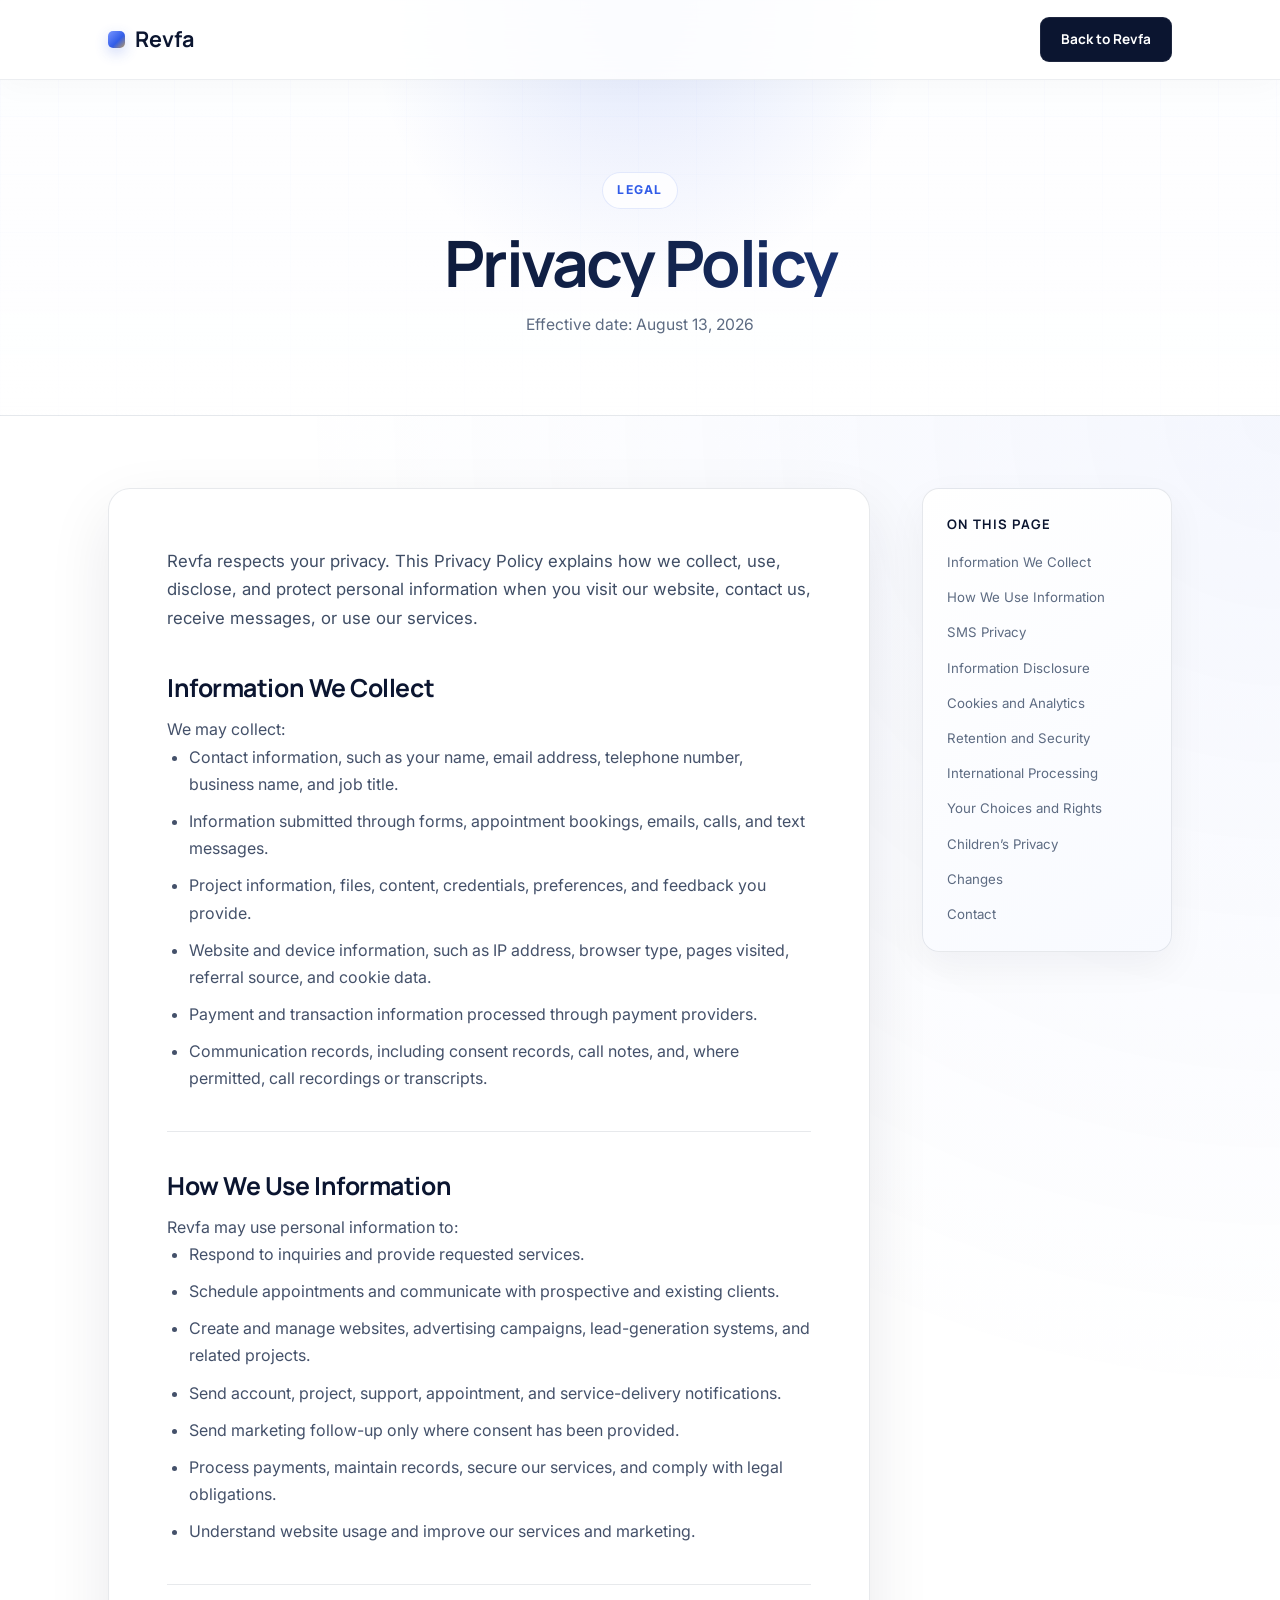
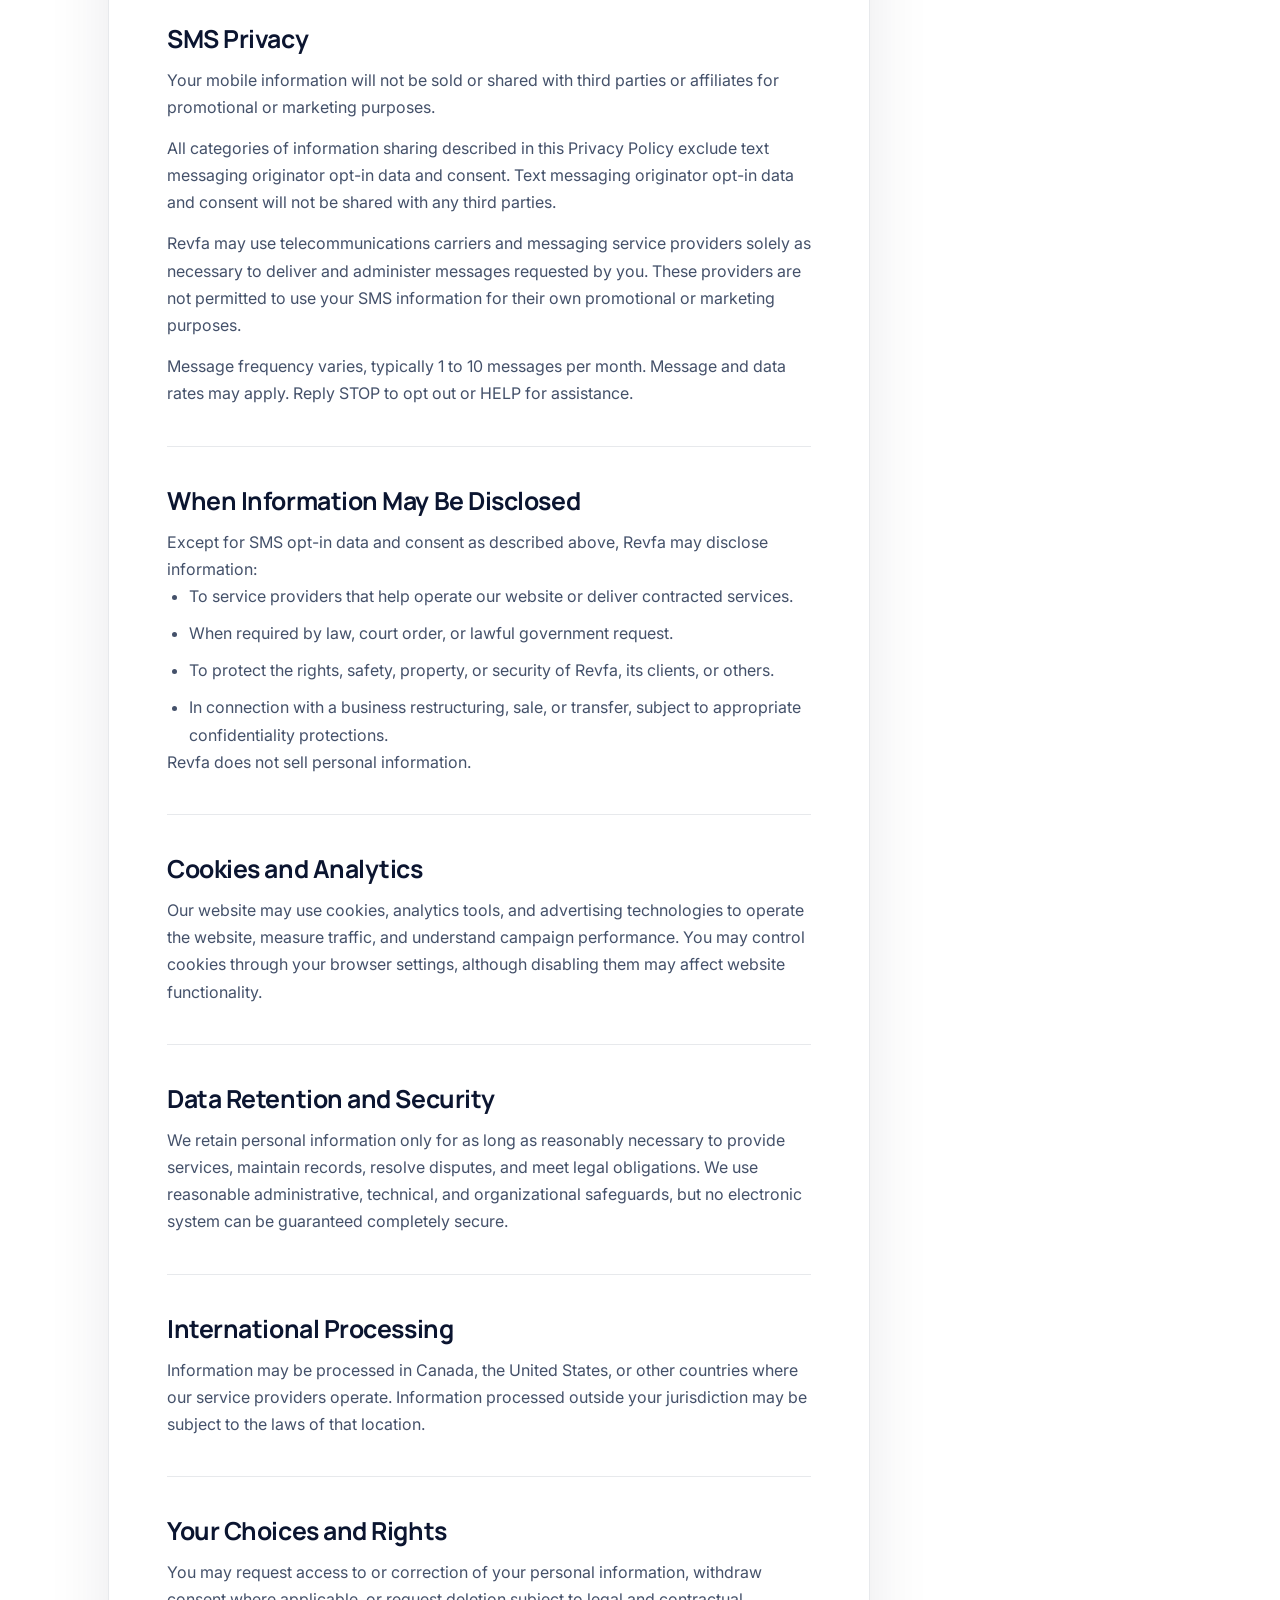
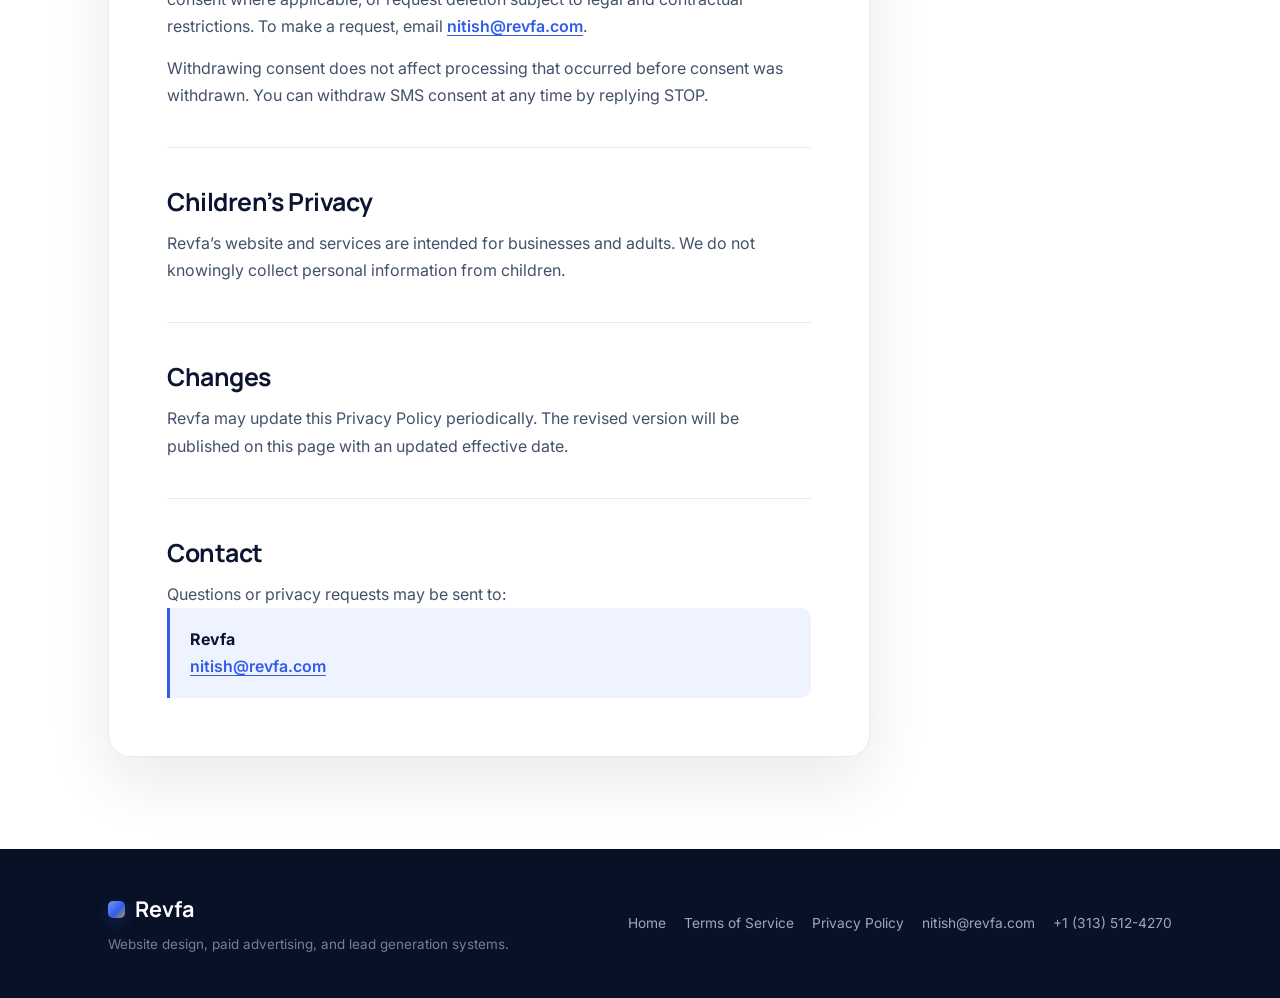
<file: privacy/index.html>
<!DOCTYPE html>
<html lang="en-CA">
<head>
  <meta charset="UTF-8">
  <meta name="viewport" content="width=device-width, initial-scale=1.0">
  <title>Privacy Policy | Revfa</title>
  <meta name="description" content="Learn how Revfa collects, uses, discloses, and protects personal information across its website, communications, and services.">
  <meta name="author" content="Revfa">
  <meta name="robots" content="index, follow, max-image-preview:large, max-snippet:-1, max-video-preview:-1">
  <meta name="googlebot" content="index, follow, max-image-preview:large, max-snippet:-1, max-video-preview:-1">
  <meta name="referrer" content="strict-origin-when-cross-origin">
  <meta name="theme-color" content="#0b1530">
  <meta name="color-scheme" content="light">
  <link rel="canonical" href="https://www.revfa.com/privacy">
  <link rel="alternate" hreflang="en-CA" href="https://www.revfa.com/privacy">
  <link rel="alternate" hreflang="x-default" href="https://www.revfa.com/privacy">
  <link rel="icon" href="/favicon.svg" type="image/svg+xml">
  <link rel="icon" href="/icon-192.png" type="image/png" sizes="192x192">
  <link rel="apple-touch-icon" href="/apple-touch-icon.png" sizes="180x180">
  <link rel="manifest" href="/site.webmanifest">
  <meta property="og:title" content="Privacy Policy | Revfa">
  <meta property="og:description" content="How Revfa collects, uses, discloses, and protects personal information across its website, communications, and services.">
  <meta property="og:type" content="website">
  <meta property="og:url" content="https://www.revfa.com/privacy">
  <meta property="og:site_name" content="Revfa">
  <meta property="og:locale" content="en_CA">
  <meta property="og:image" content="https://www.revfa.com/og-image.png">
  <meta property="og:image:width" content="1200">
  <meta property="og:image:height" content="630">
  <meta property="og:image:alt" content="Revfa website design and marketing systems">
  <meta name="twitter:card" content="summary_large_image">
  <meta name="twitter:title" content="Privacy Policy | Revfa">
  <meta name="twitter:description" content="How Revfa handles personal information across its website, communications, and services.">
  <meta name="twitter:image" content="https://www.revfa.com/og-image.png">
  <meta name="twitter:image:alt" content="Revfa website design and marketing systems">
  <script type="application/ld+json">
  {
    "@context": "https://schema.org",
    "@graph": [
      {
        "@type": "WebPage",
        "@id": "https://www.revfa.com/privacy#webpage",
        "url": "https://www.revfa.com/privacy",
        "name": "Privacy Policy | Revfa",
        "description": "How Revfa collects, uses, discloses, and protects personal information.",
        "datePublished": "2026-08-13",
        "dateModified": "2026-08-13",
        "inLanguage": "en-CA",
        "isPartOf": { "@id": "https://www.revfa.com/#website" },
        "publisher": { "@id": "https://www.revfa.com/#organization" }
      },
      {
        "@type": "BreadcrumbList",
        "itemListElement": [
          { "@type": "ListItem", "position": 1, "name": "Home", "item": "https://www.revfa.com/" },
          { "@type": "ListItem", "position": 2, "name": "Privacy Policy", "item": "https://www.revfa.com/privacy" }
        ]
      }
    ]
  }
  </script>
  <link rel="preconnect" href="https://fonts.googleapis.com">
  <link rel="preconnect" href="https://fonts.gstatic.com" crossorigin>
  <link href="https://fonts.googleapis.com/css2?family=Inter:wght@400;500;600&family=Manrope:wght@500;600;700;800&display=swap" rel="stylesheet">
  <link rel="stylesheet" href="/legal.css">
</head>
<body>
  <nav class="navbar" aria-label="Main navigation">
    <div class="container nav-container">
      <a href="/" class="logo" aria-label="Revfa home">Revfa</a>
      <a href="/" class="nav-cta">Back to Revfa</a>
    </div>
  </nav>
  <header class="legal-hero">
    <div class="container">
      <span class="eyebrow">Legal</span>
      <h1>Privacy Policy</h1>
      <p class="effective">Effective date: <time datetime="2026-08-13">August 13, 2026</time></p>
    </div>
  </header>
  <main class="legal-main">
    <div class="container legal-layout">
      <article class="legal-document">
        <p class="intro">Revfa respects your privacy. This Privacy Policy explains how we collect, use, disclose, and protect personal information when you visit our website, contact us, receive messages, or use our services.</p>
        <section class="legal-section" id="information-we-collect">
          <h2>Information We Collect</h2>
          <p>We may collect:</p>
          <ul>
            <li>Contact information, such as your name, email address, telephone number, business name, and job title.</li>
            <li>Information submitted through forms, appointment bookings, emails, calls, and text messages.</li>
            <li>Project information, files, content, credentials, preferences, and feedback you provide.</li>
            <li>Website and device information, such as IP address, browser type, pages visited, referral source, and cookie data.</li>
            <li>Payment and transaction information processed through payment providers.</li>
            <li>Communication records, including consent records, call notes, and, where permitted, call recordings or transcripts.</li>
          </ul>
        </section>
        <section class="legal-section" id="how-we-use-information">
          <h2>How We Use Information</h2>
          <p>Revfa may use personal information to:</p>
          <ul>
            <li>Respond to inquiries and provide requested services.</li>
            <li>Schedule appointments and communicate with prospective and existing clients.</li>
            <li>Create and manage websites, advertising campaigns, lead-generation systems, and related projects.</li>
            <li>Send account, project, support, appointment, and service-delivery notifications.</li>
            <li>Send marketing follow-up only where consent has been provided.</li>
            <li>Process payments, maintain records, secure our services, and comply with legal obligations.</li>
            <li>Understand website usage and improve our services and marketing.</li>
          </ul>
        </section>
        <section class="legal-section" id="sms-privacy">
          <h2>SMS Privacy</h2>
          <p>Your mobile information will not be sold or shared with third parties or affiliates for promotional or marketing purposes.</p>
          <p>All categories of information sharing described in this Privacy Policy exclude text messaging originator opt-in data and consent. Text messaging originator opt-in data and consent will not be shared with any third parties.</p>
          <p>Revfa may use telecommunications carriers and messaging service providers solely as necessary to deliver and administer messages requested by you. These providers are not permitted to use your SMS information for their own promotional or marketing purposes.</p>
          <p>Message frequency varies, typically 1 to 10 messages per month. Message and data rates may apply. Reply STOP to opt out or HELP for assistance.</p>
        </section>
        <section class="legal-section" id="disclosure">
          <h2>When Information May Be Disclosed</h2>
          <p>Except for SMS opt-in data and consent as described above, Revfa may disclose information:</p>
          <ul>
            <li>To service providers that help operate our website or deliver contracted services.</li>
            <li>When required by law, court order, or lawful government request.</li>
            <li>To protect the rights, safety, property, or security of Revfa, its clients, or others.</li>
            <li>In connection with a business restructuring, sale, or transfer, subject to appropriate confidentiality protections.</li>
          </ul>
          <p>Revfa does not sell personal information.</p>
        </section>
        <section class="legal-section" id="cookies-and-analytics">
          <h2>Cookies and Analytics</h2>
          <p>Our website may use cookies, analytics tools, and advertising technologies to operate the website, measure traffic, and understand campaign performance. You may control cookies through your browser settings, although disabling them may affect website functionality.</p>
        </section>
        <section class="legal-section" id="retention-and-security">
          <h2>Data Retention and Security</h2>
          <p>We retain personal information only for as long as reasonably necessary to provide services, maintain records, resolve disputes, and meet legal obligations. We use reasonable administrative, technical, and organizational safeguards, but no electronic system can be guaranteed completely secure.</p>
        </section>
        <section class="legal-section" id="international-processing">
          <h2>International Processing</h2>
          <p>Information may be processed in Canada, the United States, or other countries where our service providers operate. Information processed outside your jurisdiction may be subject to the laws of that location.</p>
        </section>
        <section class="legal-section" id="choices-and-rights">
          <h2>Your Choices and Rights</h2>
          <p>You may request access to or correction of your personal information, withdraw consent where applicable, or request deletion subject to legal and contractual restrictions. To make a request, email <a href="mailto:nitish@revfa.com">nitish@revfa.com</a>.</p>
          <p>Withdrawing consent does not affect processing that occurred before consent was withdrawn. You can withdraw SMS consent at any time by replying STOP.</p>
        </section>
        <section class="legal-section" id="childrens-privacy">
          <h2>Children’s Privacy</h2>
          <p>Revfa’s website and services are intended for businesses and adults. We do not knowingly collect personal information from children.</p>
        </section>
        <section class="legal-section" id="changes">
          <h2>Changes</h2>
          <p>Revfa may update this Privacy Policy periodically. The revised version will be published on this page with an updated effective date.</p>
        </section>
        <section class="legal-section" id="contact">
          <h2>Contact</h2>
          <p>Questions or privacy requests may be sent to:</p>
          <div class="contact-block"><strong>Revfa</strong><br><a href="mailto:nitish@revfa.com">nitish@revfa.com</a></div>
        </section>
      </article>
      <aside class="toc" aria-label="Privacy Policy sections">
        <h2>On this page</h2>
        <ul>
          <li><a href="#information-we-collect">Information We Collect</a></li>
          <li><a href="#how-we-use-information">How We Use Information</a></li>
          <li><a href="#sms-privacy">SMS Privacy</a></li>
          <li><a href="#disclosure">Information Disclosure</a></li>
          <li><a href="#cookies-and-analytics">Cookies and Analytics</a></li>
          <li><a href="#retention-and-security">Retention and Security</a></li>
          <li><a href="#international-processing">International Processing</a></li>
          <li><a href="#choices-and-rights">Your Choices and Rights</a></li>
          <li><a href="#childrens-privacy">Children’s Privacy</a></li>
          <li><a href="#changes">Changes</a></li>
          <li><a href="#contact">Contact</a></li>
        </ul>
      </aside>
    </div>
  </main>
  <footer class="footer">
    <div class="container footer-container">
      <div class="footer-brand">
        <a href="/" class="logo">Revfa</a>
        <p>Website design, paid advertising, and lead generation systems.</p>
      </div>
      <nav class="footer-links" aria-label="Footer navigation">
        <a href="/">Home</a>
        <a href="/terms">Terms of Service</a>
        <a href="/privacy" aria-current="page">Privacy Policy</a>
        <a href="mailto:nitish@revfa.com">nitish@revfa.com</a>
        <a href="tel:+13135124270">+1 (313) 512-4270</a>
      </nav>
    </div>
  </footer>
</body>
</html>
</file>
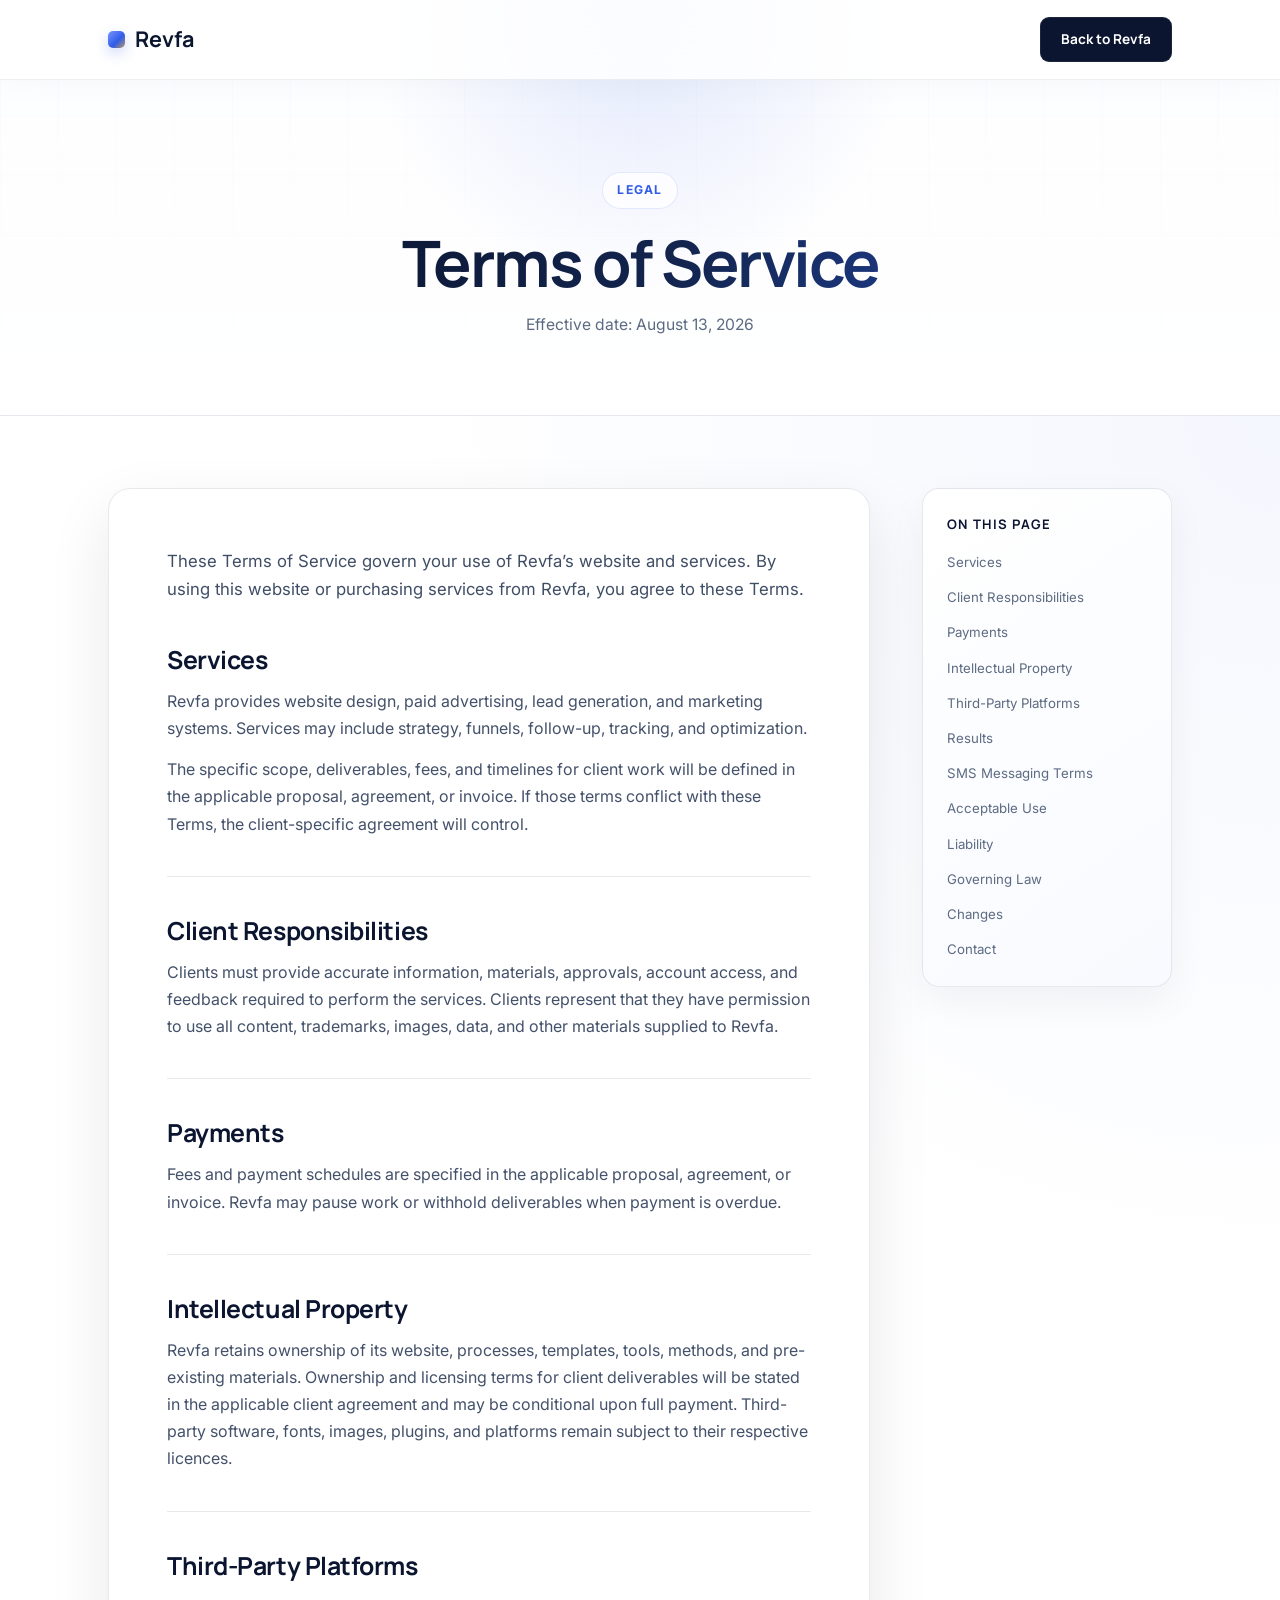
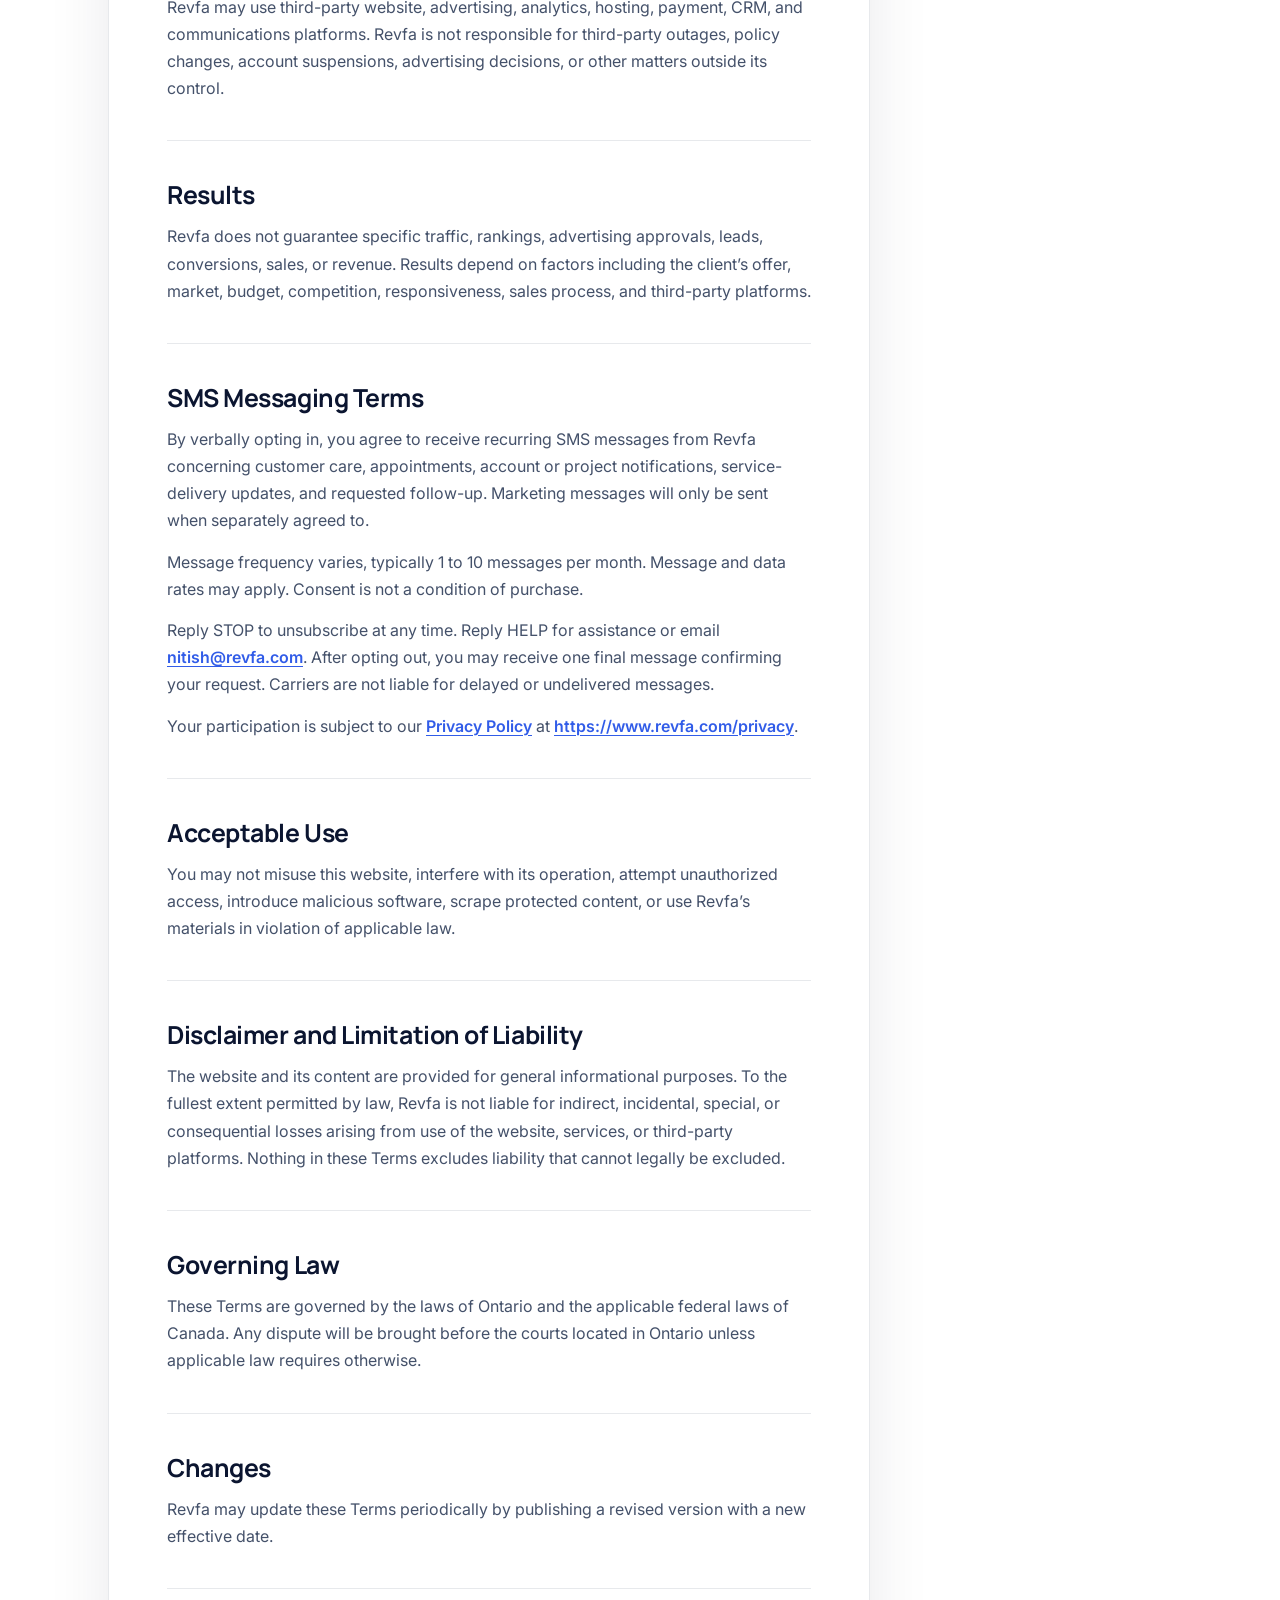
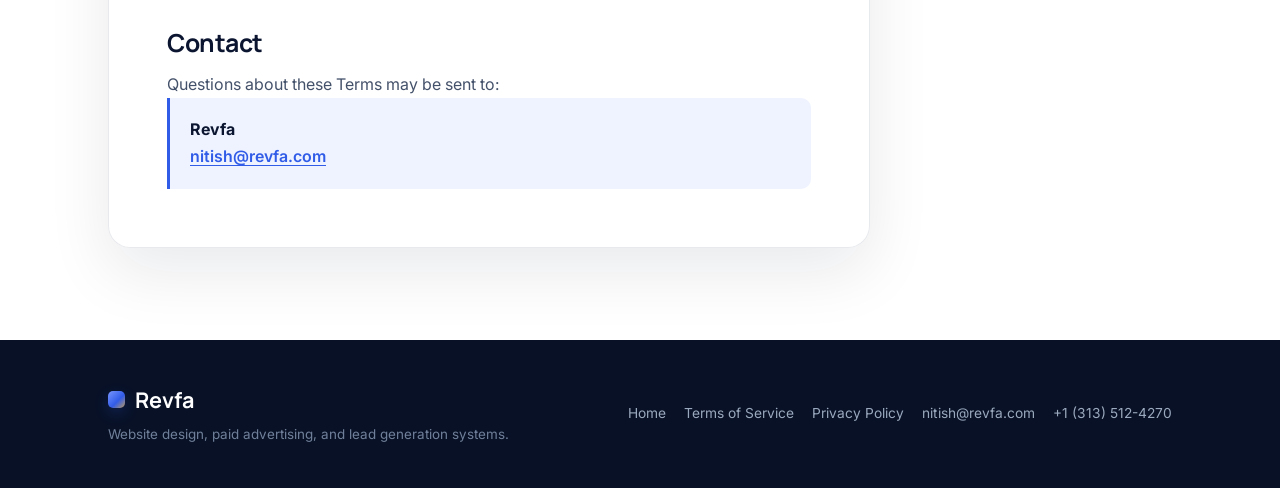
<file: terms/index.html>
<!DOCTYPE html>
<html lang="en-CA">
<head>
  <meta charset="UTF-8">
  <meta name="viewport" content="width=device-width, initial-scale=1.0">
  <title>Terms of Service | Revfa</title>
  <meta name="description" content="Read the Terms of Service governing use of Revfa's website design, paid advertising, lead generation, and marketing services.">
  <meta name="author" content="Revfa">
  <meta name="robots" content="index, follow, max-image-preview:large, max-snippet:-1, max-video-preview:-1">
  <meta name="googlebot" content="index, follow, max-image-preview:large, max-snippet:-1, max-video-preview:-1">
  <meta name="referrer" content="strict-origin-when-cross-origin">
  <meta name="theme-color" content="#0b1530">
  <meta name="color-scheme" content="light">
  <link rel="canonical" href="https://www.revfa.com/terms">
  <link rel="alternate" hreflang="en-CA" href="https://www.revfa.com/terms">
  <link rel="alternate" hreflang="x-default" href="https://www.revfa.com/terms">
  <link rel="icon" href="/favicon.svg" type="image/svg+xml">
  <link rel="icon" href="/icon-192.png" type="image/png" sizes="192x192">
  <link rel="apple-touch-icon" href="/apple-touch-icon.png" sizes="180x180">
  <link rel="manifest" href="/site.webmanifest">
  <meta property="og:title" content="Terms of Service | Revfa">
  <meta property="og:description" content="Terms governing use of Revfa's website and website design, paid advertising, lead generation, and marketing services.">
  <meta property="og:type" content="website">
  <meta property="og:url" content="https://www.revfa.com/terms">
  <meta property="og:site_name" content="Revfa">
  <meta property="og:locale" content="en_CA">
  <meta property="og:image" content="https://www.revfa.com/og-image.png">
  <meta property="og:image:width" content="1200">
  <meta property="og:image:height" content="630">
  <meta property="og:image:alt" content="Revfa website design and marketing systems">
  <meta name="twitter:card" content="summary_large_image">
  <meta name="twitter:title" content="Terms of Service | Revfa">
  <meta name="twitter:description" content="Terms governing use of Revfa's website and services.">
  <meta name="twitter:image" content="https://www.revfa.com/og-image.png">
  <meta name="twitter:image:alt" content="Revfa website design and marketing systems">
  <script type="application/ld+json">
  {
    "@context": "https://schema.org",
    "@graph": [
      {
        "@type": "WebPage",
        "@id": "https://www.revfa.com/terms#webpage",
        "url": "https://www.revfa.com/terms",
        "name": "Terms of Service | Revfa",
        "description": "Terms governing use of Revfa's website and services.",
        "datePublished": "2026-08-13",
        "dateModified": "2026-08-13",
        "inLanguage": "en-CA",
        "isPartOf": { "@id": "https://www.revfa.com/#website" },
        "publisher": { "@id": "https://www.revfa.com/#organization" }
      },
      {
        "@type": "BreadcrumbList",
        "itemListElement": [
          { "@type": "ListItem", "position": 1, "name": "Home", "item": "https://www.revfa.com/" },
          { "@type": "ListItem", "position": 2, "name": "Terms of Service", "item": "https://www.revfa.com/terms" }
        ]
      }
    ]
  }
  </script>
  <link rel="preconnect" href="https://fonts.googleapis.com">
  <link rel="preconnect" href="https://fonts.gstatic.com" crossorigin>
  <link href="https://fonts.googleapis.com/css2?family=Inter:wght@400;500;600&family=Manrope:wght@500;600;700;800&display=swap" rel="stylesheet">
  <link rel="stylesheet" href="/legal.css">
</head>
<body>
  <nav class="navbar" aria-label="Main navigation">
    <div class="container nav-container">
      <a href="/" class="logo" aria-label="Revfa home">Revfa</a>
      <a href="/" class="nav-cta">Back to Revfa</a>
    </div>
  </nav>
  <header class="legal-hero">
    <div class="container">
      <span class="eyebrow">Legal</span>
      <h1>Terms of Service</h1>
      <p class="effective">Effective date: <time datetime="2026-08-13">August 13, 2026</time></p>
    </div>
  </header>
  <main class="legal-main">
    <div class="container legal-layout">
      <article class="legal-document">
        <p class="intro">These Terms of Service govern your use of Revfa’s website and services. By using this website or purchasing services from Revfa, you agree to these Terms.</p>
        <section class="legal-section" id="services">
          <h2>Services</h2>
          <p>Revfa provides website design, paid advertising, lead generation, and marketing systems. Services may include strategy, funnels, follow-up, tracking, and optimization.</p>
          <p>The specific scope, deliverables, fees, and timelines for client work will be defined in the applicable proposal, agreement, or invoice. If those terms conflict with these Terms, the client-specific agreement will control.</p>
        </section>
        <section class="legal-section" id="client-responsibilities">
          <h2>Client Responsibilities</h2>
          <p>Clients must provide accurate information, materials, approvals, account access, and feedback required to perform the services. Clients represent that they have permission to use all content, trademarks, images, data, and other materials supplied to Revfa.</p>
        </section>
        <section class="legal-section" id="payments">
          <h2>Payments</h2>
          <p>Fees and payment schedules are specified in the applicable proposal, agreement, or invoice. Revfa may pause work or withhold deliverables when payment is overdue.</p>
        </section>
        <section class="legal-section" id="intellectual-property">
          <h2>Intellectual Property</h2>
          <p>Revfa retains ownership of its website, processes, templates, tools, methods, and pre-existing materials. Ownership and licensing terms for client deliverables will be stated in the applicable client agreement and may be conditional upon full payment. Third-party software, fonts, images, plugins, and platforms remain subject to their respective licences.</p>
        </section>
        <section class="legal-section" id="third-party-platforms">
          <h2>Third-Party Platforms</h2>
          <p>Revfa may use third-party website, advertising, analytics, hosting, payment, CRM, and communications platforms. Revfa is not responsible for third-party outages, policy changes, account suspensions, advertising decisions, or other matters outside its control.</p>
        </section>
        <section class="legal-section" id="results">
          <h2>Results</h2>
          <p>Revfa does not guarantee specific traffic, rankings, advertising approvals, leads, conversions, sales, or revenue. Results depend on factors including the client’s offer, market, budget, competition, responsiveness, sales process, and third-party platforms.</p>
        </section>
        <section class="legal-section" id="sms-messaging-terms">
          <h2>SMS Messaging Terms</h2>
          <p>By verbally opting in, you agree to receive recurring SMS messages from Revfa concerning customer care, appointments, account or project notifications, service-delivery updates, and requested follow-up. Marketing messages will only be sent when separately agreed to.</p>
          <p>Message frequency varies, typically 1 to 10 messages per month. Message and data rates may apply. Consent is not a condition of purchase.</p>
          <p>Reply STOP to unsubscribe at any time. Reply HELP for assistance or email <a href="mailto:nitish@revfa.com">nitish@revfa.com</a>. After opting out, you may receive one final message confirming your request. Carriers are not liable for delayed or undelivered messages.</p>
          <p>Your participation is subject to our <a href="/privacy">Privacy Policy</a> at <a href="https://www.revfa.com/privacy">https://www.revfa.com/privacy</a>.</p>
        </section>
        <section class="legal-section" id="acceptable-use">
          <h2>Acceptable Use</h2>
          <p>You may not misuse this website, interfere with its operation, attempt unauthorized access, introduce malicious software, scrape protected content, or use Revfa’s materials in violation of applicable law.</p>
        </section>
        <section class="legal-section" id="liability">
          <h2>Disclaimer and Limitation of Liability</h2>
          <p>The website and its content are provided for general informational purposes. To the fullest extent permitted by law, Revfa is not liable for indirect, incidental, special, or consequential losses arising from use of the website, services, or third-party platforms. Nothing in these Terms excludes liability that cannot legally be excluded.</p>
        </section>
        <section class="legal-section" id="governing-law">
          <h2>Governing Law</h2>
          <p>These Terms are governed by the laws of Ontario and the applicable federal laws of Canada. Any dispute will be brought before the courts located in Ontario unless applicable law requires otherwise.</p>
        </section>
        <section class="legal-section" id="changes">
          <h2>Changes</h2>
          <p>Revfa may update these Terms periodically by publishing a revised version with a new effective date.</p>
        </section>
        <section class="legal-section" id="contact">
          <h2>Contact</h2>
          <p>Questions about these Terms may be sent to:</p>
          <div class="contact-block"><strong>Revfa</strong><br><a href="mailto:nitish@revfa.com">nitish@revfa.com</a></div>
        </section>
      </article>
      <aside class="toc" aria-label="Terms of Service sections">
        <h2>On this page</h2>
        <ul>
          <li><a href="#services">Services</a></li>
          <li><a href="#client-responsibilities">Client Responsibilities</a></li>
          <li><a href="#payments">Payments</a></li>
          <li><a href="#intellectual-property">Intellectual Property</a></li>
          <li><a href="#third-party-platforms">Third-Party Platforms</a></li>
          <li><a href="#results">Results</a></li>
          <li><a href="#sms-messaging-terms">SMS Messaging Terms</a></li>
          <li><a href="#acceptable-use">Acceptable Use</a></li>
          <li><a href="#liability">Liability</a></li>
          <li><a href="#governing-law">Governing Law</a></li>
          <li><a href="#changes">Changes</a></li>
          <li><a href="#contact">Contact</a></li>
        </ul>
      </aside>
    </div>
  </main>
  <footer class="footer">
    <div class="container footer-container">
      <div class="footer-brand">
        <a href="/" class="logo">Revfa</a>
        <p>Website design, paid advertising, and lead generation systems.</p>
      </div>
      <nav class="footer-links" aria-label="Footer navigation">
        <a href="/">Home</a>
        <a href="/terms" aria-current="page">Terms of Service</a>
        <a href="/privacy">Privacy Policy</a>
        <a href="mailto:nitish@revfa.com">nitish@revfa.com</a>
        <a href="tel:+13135124270">+1 (313) 512-4270</a>
      </nav>
    </div>
  </footer>
</body>
</html>
</file>
<file: legal.css>
:root {
  --ink: #0b1530;
  --ink-soft: #172442;
  --blue: #315ce8;
  --blue-pale: #eef3ff;
  --slate: #5d6b82;
  --line: rgba(22, 39, 75, 0.1);
  --surface: #ffffff;
  --pearl: #fbfcff;
  --champagne: #b99a62;
  --shadow: 0 24px 64px rgba(11, 21, 48, 0.09);
}
* { box-sizing: border-box; margin: 0; padding: 0; }
html { scroll-behavior: smooth; scroll-padding-top: 110px; }
body { color: var(--ink); background: var(--pearl); font-family: 'Inter', -apple-system, BlinkMacSystemFont, sans-serif; line-height: 1.7; text-rendering: optimizeLegibility; }
a { color: inherit; }
.container { width: 100%; max-width: 1120px; margin: 0 auto; padding-inline: 28px; }
.navbar { position: fixed; z-index: 1000; top: 0; right: 0; left: 0; padding: 17px 0; border-bottom: 1px solid rgba(22, 39, 75, 0.08); background: rgba(255, 255, 255, 0.84); box-shadow: 0 8px 30px rgba(11, 21, 48, 0.025); backdrop-filter: blur(18px); }
.nav-container { display: flex; align-items: center; justify-content: space-between; gap: 24px; }
.logo { display: inline-flex; align-items: center; gap: 10px; color: var(--ink); font-family: 'Manrope', sans-serif; font-size: 1.35rem; font-weight: 700; text-decoration: none; }
.logo::before { width: 17px; height: 17px; border-radius: 5px; background: linear-gradient(135deg, #7895ff, var(--blue) 58%, var(--champagne)); box-shadow: 0 5px 14px rgba(49, 92, 232, 0.24); content: ""; }
.nav-cta { padding: 10px 20px; border: 1px solid rgba(255, 255, 255, 0.08); border-radius: 9px; color: #fff; background: var(--ink); font-family: 'Manrope', sans-serif; font-size: 0.85rem; font-weight: 700; text-decoration: none; transition: transform 0.2s ease, background 0.2s ease; }
.nav-cta:hover { transform: translateY(-1px); background: var(--ink-soft); }
.legal-hero { position: relative; overflow: hidden; padding: 172px 0 76px; border-bottom: 1px solid var(--line); text-align: center; background: linear-gradient(rgba(255,255,255,.5), rgba(255,255,255,.94)), linear-gradient(rgba(49,92,232,.04) 1px, transparent 1px), linear-gradient(90deg, rgba(49,92,232,.04) 1px, transparent 1px); background-size: auto, 58px 58px, 58px 58px; }
.legal-hero::before { position: absolute; inset: 0; background: radial-gradient(circle at 50% 5%, rgba(49, 92, 232, 0.13), transparent 36%); content: ""; pointer-events: none; }
.legal-hero .container { position: relative; }
.eyebrow { display: inline-flex; margin-bottom: 20px; padding: 7px 14px; border: 1px solid rgba(49,92,232,.13); border-radius: 999px; color: var(--blue); background: rgba(255,255,255,.78); font-size: .76rem; font-weight: 700; letter-spacing: .1em; text-transform: uppercase; }
h1, h2, h3, .logo, .nav-cta { font-family: 'Manrope', 'Inter', sans-serif; }
h1 { max-width: 820px; margin: 0 auto 15px; font-size: clamp(2.5rem, 6vw, 4rem); line-height: 1.07; letter-spacing: -2.5px; background: linear-gradient(112deg, var(--ink) 8%, #13254f 55%, #274fbf 118%); -webkit-background-clip: text; background-clip: text; color: transparent; }
.effective { color: var(--slate); font-size: .98rem; }
.legal-main { padding: 72px 0 92px; background: radial-gradient(circle at 100% 0%, rgba(49,92,232,.05), transparent 26%), #fff; }
.legal-layout { display: grid; grid-template-columns: minmax(0, 1fr) 250px; align-items: start; gap: 52px; }
.legal-document { padding: clamp(28px, 5vw, 58px); border: 1px solid var(--line); border-radius: 22px; background: rgba(255,255,255,.98); box-shadow: var(--shadow); }
.intro { margin-bottom: 40px; color: #3f4d65; font-size: 1.05rem; }
.legal-section + .legal-section { margin-top: 38px; padding-top: 38px; border-top: 1px solid var(--line); }
.legal-section h2 { margin-bottom: 13px; color: var(--ink); font-size: clamp(1.25rem, 3vw, 1.55rem); line-height: 1.25; letter-spacing: -.45px; }
.legal-section p + p { margin-top: 14px; }
.legal-section p, .legal-section li { color: #44516a; }
.legal-section ul { display: grid; gap: 10px; padding-left: 22px; }
.legal-section a { color: var(--blue); font-weight: 600; text-decoration-thickness: 1px; text-underline-offset: 3px; }
.toc { position: sticky; top: 105px; padding: 24px; border: 1px solid var(--line); border-radius: 17px; background: linear-gradient(145deg, #fff, #f8faff); box-shadow: 0 14px 38px rgba(11,21,48,.05); }
.toc h2 { margin-bottom: 13px; font-size: .82rem; letter-spacing: .1em; text-transform: uppercase; }
.toc ul { display: grid; gap: 8px; list-style: none; }
.toc a { color: var(--slate); font-size: .83rem; line-height: 1.4; text-decoration: none; }
.toc a:hover { color: var(--blue); }
.contact-block { padding: 18px 20px; border-left: 3px solid var(--blue); border-radius: 0 10px 10px 0; background: var(--blue-pale); }
.footer { position: relative; padding: 42px 0; color: #94a3b8; background: #081126; }
.footer-container { display: flex; align-items: center; justify-content: space-between; gap: 28px; }
.footer .logo { color: #fff; }
.footer-brand p { margin-top: 5px; color: #71809a; font-size: .84rem; }
.footer-links { display: flex; flex-wrap: wrap; justify-content: flex-end; gap: 8px 18px; }
.footer-links a { color: #9ba9be; font-size: .86rem; text-decoration: none; }
.footer-links a:hover { color: #fff; }
:focus-visible { outline: 3px solid rgba(49,92,232,.35); outline-offset: 3px; }
@media (max-width: 820px) { .legal-layout { grid-template-columns: 1fr; } .toc { position: static; grid-row: 1; } .toc ul { grid-template-columns: repeat(2, minmax(0,1fr)); } }
@media (max-width: 600px) { .container { padding-inline: 20px; } .navbar { padding: 13px 0; } .nav-cta { padding: 9px 13px; } .legal-hero { padding: 140px 0 58px; } h1 { letter-spacing: -1.6px; } .legal-main { padding: 42px 0 64px; } .legal-document { border-radius: 16px; } .toc ul { grid-template-columns: 1fr; } .footer-container { flex-direction: column; text-align: center; } .footer-links { justify-content: center; } }
@media (prefers-reduced-motion: reduce) { html { scroll-behavior: auto; } *, *::before, *::after { transition-duration: .01ms !important; } }
</file>
